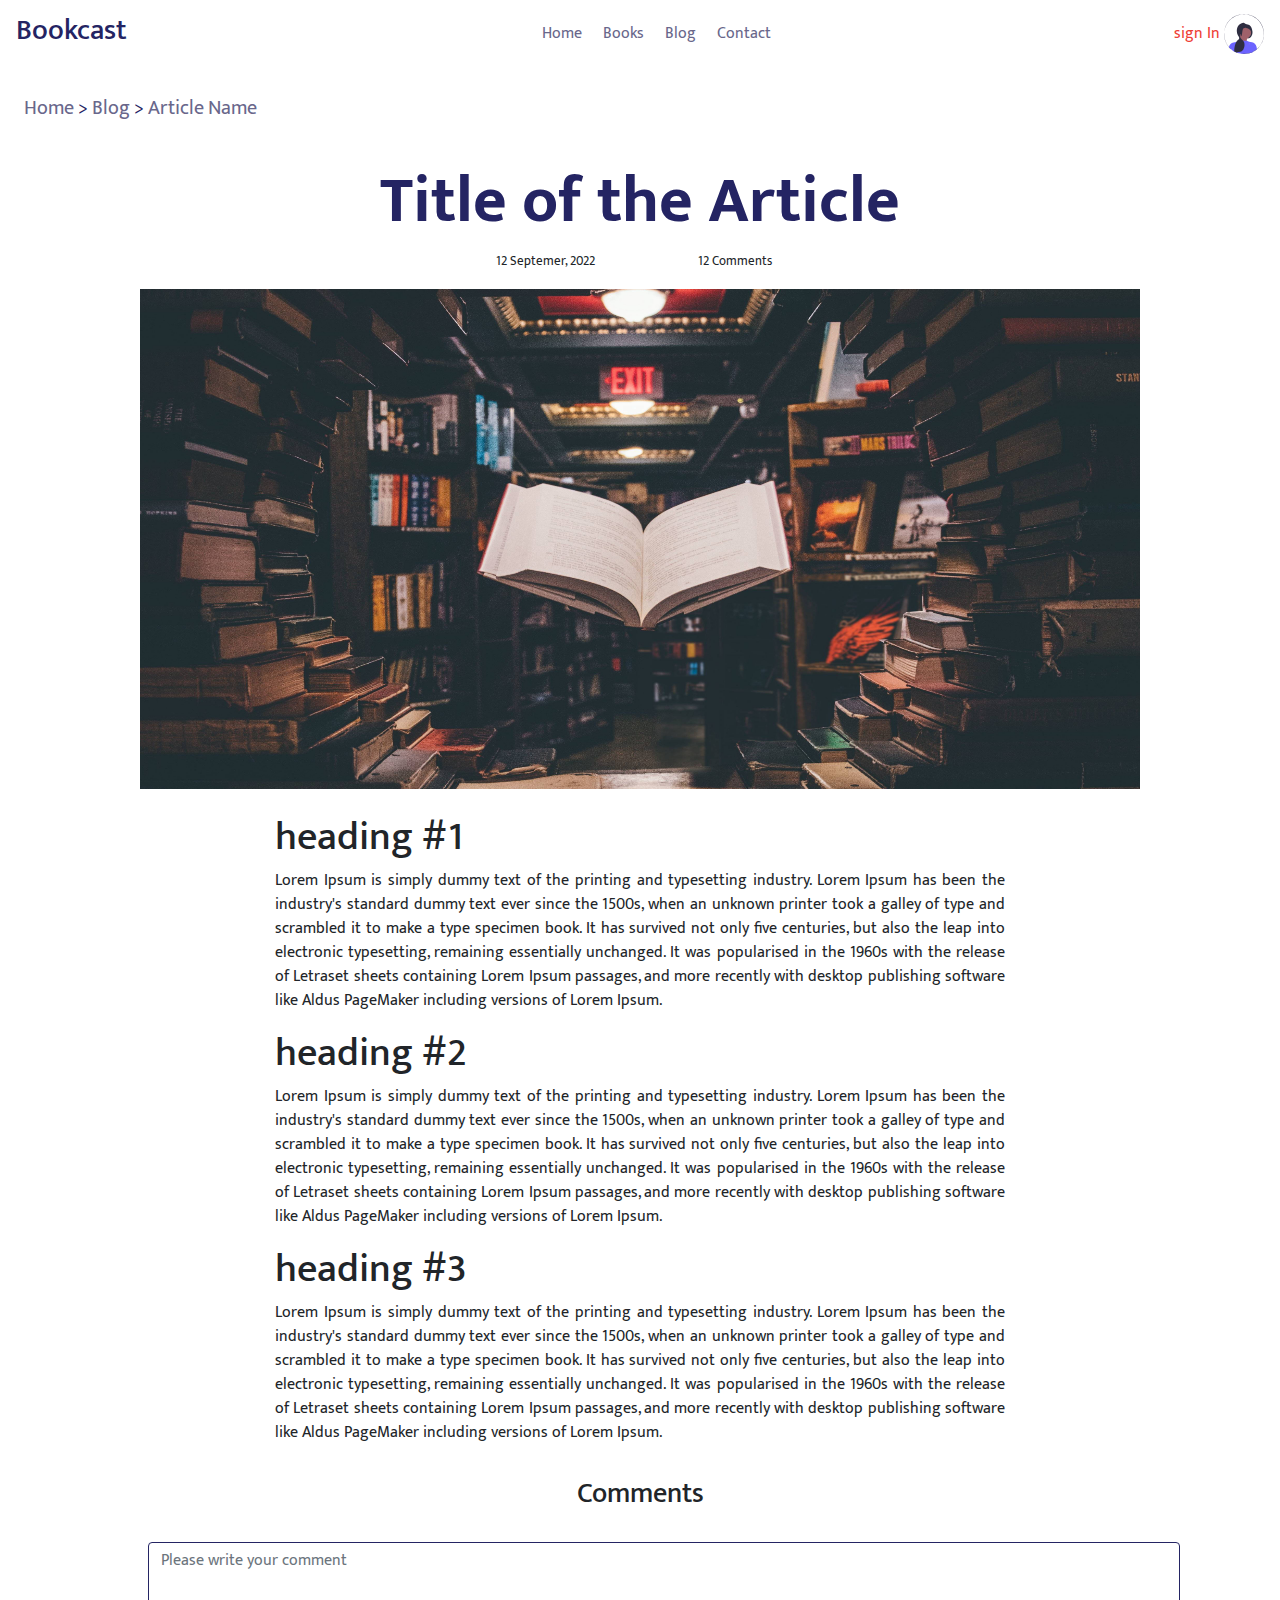
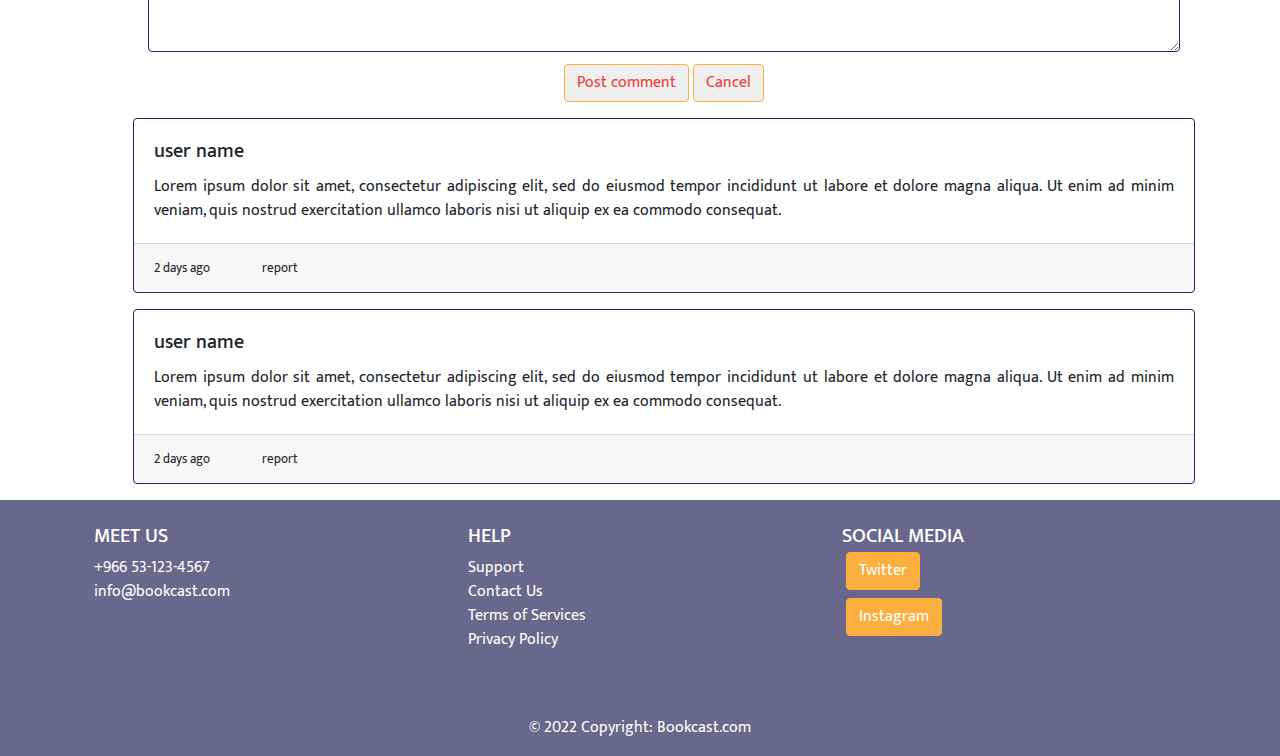
<file: article.html>
<!DOCTYPE html>
<html lang="en">
<head>
    <title>article  Name</title>
    <link rel="stylesheet" href="css/header.css">
    <link rel="stylesheet" href="css/article.css">
    <!--Google Font CDN-->
    <link rel="preconnect" href="https://fonts.googleapis.com">
    <link rel="preconnect" href="https://fonts.gstatic.com" crossorigin>
    <link href="https://fonts.googleapis.com/css2?family=Hanken+Grotesk:wght@400;700&family=Mukta:wght@400;700&display=swap" rel="stylesheet">
    <!--Bootstap and Fontawesome CDN -->
    <link rel="stylesheet" href="https://cdn.jsdelivr.net/npm/bootstrap@4.0.0/dist/css/bootstrap.min.css" integrity="sha384-Gn5384xqQ1aoWXA+058RXPxPg6fy4IWvTNh0E263XmFcJlSAwiGgFAW/dAiS6JXm" crossorigin="anonymous">
    <script src="https://code.jquery.com/jquery-3.2.1.slim.min.js" integrity="sha384-KJ3o2DKtIkvYIK3UENzmM7KCkRr/rE9/Qpg6aAZGJwFDMVNA/GpGFF93hXpG5KkN" crossorigin="anonymous"></script>
    <script src="https://cdn.jsdelivr.net/npm/popper.js@1.12.9/dist/umd/popper.min.js" integrity="sha384-ApNbgh9B+Y1QKtv3Rn7W3mgPxhU9K/ScQsAP7hUibX39j7fakFPskvXusvfa0b4Q" crossorigin="anonymous"></script>
    <script src="https://cdn.jsdelivr.net/npm/bootstrap@4.0.0/dist/js/bootstrap.min.js" integrity="sha384-JZR6Spejh4U02d8jOt6vLEHfe/JQGiRRSQQxSfFWpi1MquVdAyjUar5+76PVCmYl" crossorigin="anonymous"></script>
    <link rel="stylesheet" href="https://cdnjs.cloudflare.com/ajax/libs/font-awesome/6.2.1/css/all.min.css" integrity="sha512-MV7K8+y+gLIBoVD59lQIYicR65iaqukzvf/nwasF0nqhPay5w/9lJmVM2hMDcnK1OnMGCdVK+iQrJ7lzPJQd1w==" crossorigin="anonymous" referrerpolicy="no-referrer" />
</head>
<body>
      <!-- Navbar -->
      <nav class="navbar navbar-expand-lg navbar-light">
        <a class="navbar-brand" href="index.html">
          <h1>Bookcast</h1>
        </a>
        <button class="navbar-toggler" type="button" data-toggle="collapse" data-target="#navbarSupportedContent" aria-controls="navbarSupportedContent" aria-expanded="false" aria-label="Toggle navigation">
          <i class="fa fa-bars-staggered"></i>
        </button>
      
        <div class="collapse navbar-collapse" id="navbarSupportedContent">
          <ul class="navbar-nav mx-auto">
            <li class="nav-item">
              <a class="nav-link" href="index.html">Home</a>
            </li>
            <li class="nav-item">
              <a class="nav-link" href="main.html">Books</a>
            </li>
            <li class="nav-item">
              <a class="nav-link" href="Blog.html">Blog</a>
            </li>
            <li class="nav-item">
              <a class="nav-link" href="contact-us.html">Contact</a>
            </li>
          </ul>
          <div class="user">
            <a href="SignIn.html">
              sign In
              <img src="imgs/icon.svg" alt="user" class="img-rounded" width="40" height="40">
            </a>
          </div>
        </div>
      </nav>
    <div class="content-direction m-4">
        <div class="row">
            <div class="col-12">
                <p><a href="index.html">Home</a> <span> > </span> <a href="Blog.html">Blog</a> <span> > </span> <a href="article.html">Article Name</a></p>
            </div>
        </div>
    </div>
      <div class="container article-content">
        <div class="row justify-content-center">
            <div class="col-12">
                <h1 class="title">Title of the Article</h1>
            </div>
            <div class="col-lg-2 col-md-4 col-sm-6">
                <small>12 Septemer, 2022</small>
            </div>
            <div class="col-lg-2 col-md-4 col-sm-6">
                <small>12 Comments</small>
            </div>
        </div>
        <div class="row">
            
        </div>
        <div class="row mt-3">
            <div class="col-12">
                <!--SET THE WIDTH AND HEIGH FOR THE IMAGE IN HTML FILE FOR NOW, THEN SET THEM IN CSS FILE -->
                <img src="imgs/background.jpg" alt="article-image" width="1000px" height="500px">
            </div>
        </div>
        <div class="row justify-content-center my-3">
            <div class="col-lg-8 col-md-12">
                <article class="contnet" align="justify">
                    <h1 class="my-2">heading #1</h1>
                    <p class="justify-content-between">Lorem Ipsum is simply dummy text of the printing and typesetting industry. Lorem Ipsum has been the industry's standard dummy text ever since the 1500s, when an unknown printer took a galley of type and scrambled it to make a type specimen book. It has survived not only five centuries, but also the leap into electronic typesetting, remaining essentially unchanged. It was popularised in the 1960s with the release of Letraset sheets containing Lorem Ipsum passages, and more recently with desktop publishing software like Aldus PageMaker including versions of Lorem Ipsum.</p>
                    <h1 class="my-2">heading #2</h1>
                    <p>Lorem Ipsum is simply dummy text of the printing and typesetting industry. Lorem Ipsum has been the industry's standard dummy text ever since the 1500s, when an unknown printer took a galley of type and scrambled it to make a type specimen book. It has survived not only five centuries, but also the leap into electronic typesetting, remaining essentially unchanged. It was popularised in the 1960s with the release of Letraset sheets containing Lorem Ipsum passages, and more recently with desktop publishing software like Aldus PageMaker including versions of Lorem Ipsum.</p>
                    <h1 class="my-2">heading #3</h1>
                    <p>Lorem Ipsum is simply dummy text of the printing and typesetting industry. Lorem Ipsum has been the industry's standard dummy text ever since the 1500s, when an unknown printer took a galley of type and scrambled it to make a type specimen book. It has survived not only five centuries, but also the leap into electronic typesetting, remaining essentially unchanged. It was popularised in the 1960s with the release of Letraset sheets containing Lorem Ipsum passages, and more recently with desktop publishing software like Aldus PageMaker including versions of Lorem Ipsum.</p>
                </article>
            </div>
        </div>


        
      <section>
        <div class="container">
          <div class="row">
            <div class="col-lg-12">
              <h3 class="mb-3">Comments</h3>
            </div>
          </div>

          <div class="card ml-5 py-3 border-0">
            <div class="d-flex flex-start w-100">
              <div class="form-outline w-100">
                <textarea class="form-control" id="textAreaExample" rows="4" placeholder="Please write your comment"></textarea>
              </div>
            </div>
            <div class="float-end mt-2 pt-1">
              <button type="button" class="btn">Post comment</button>
              <button type="button" class="btn ">Cancel</button>
            </div>
          </div>


          <div class="row" align="justify">
            <div class="card ml-5 mb-3 card-comment">
              <div class="row no-gutters">
                  <div class="col-lg-12">
                    <div class="card-body">
                      <h5 class="card-title">user name</h5>
                      <p class="card-text">Lorem ipsum dolor sit amet, consectetur adipiscing elit, sed do eiusmod tempor incididunt ut labore et dolore magna aliqua. Ut enim ad minim veniam, quis nostrud exercitation ullamco laboris nisi ut aliquip ex ea commodo consequat.</p>
                  </div>
                  <div class="card-footer">
                    <small>2 days ago</small> 
                    <!--MAKE a LINK HERE TO REPORT PLEASE... -->
                    <small class="ml-5"> <i class="fa-solid fa-flag"></i> report</small>
                  </div>
                  </div>
              </div>
            </div>
          </div>

          <div class="row" align="justify">
            <div class="card ml-5 mb-3 card-comment">
              <div class="row no-gutters">
                  <div class="col-lg-12">
                    <div class="card-body">
                      <h5 class="card-title">user name</h5>
                      <p class="card-text">Lorem ipsum dolor sit amet, consectetur adipiscing elit, sed do eiusmod tempor incididunt ut labore et dolore magna aliqua. Ut enim ad minim veniam, quis nostrud exercitation ullamco laboris nisi ut aliquip ex ea commodo consequat.</p>
                  </div>
                  <div class="card-footer">
                    <small>2 days ago</small>
                    <small class="ml-5"> <i class="fa-solid fa-flag"></i> report</small>
                  </div>
                  </div>
              </div>
            </div>
          </div>
        </div>
      </section>


      </div>

      







      <section class="">
        <!-- Footer -->
        <footer class="text-white">
          <!-- Grid container -->
          <div class="container p-lg-4">
            <!--Grid row-->
            <div class="row">
              <!--Grid column-->
              <div class="col-lg-4 col-md-4 col-sm-3 mb-4">
                <h5 class="text-uppercase">Meet Us</h5>
                <ul class="list-unstyled mb-0" >
                  <li>
                    <!--DO A TEST FROM AN ACTUAL PHONE TO SEE IF IT WORK OR SHOULD I TYPE DASHED BETWEEN NUMBERS-->
                    <a href="tel:+966531234567" class="text-white">+966 53-123-4567</a>
                  </li>
                  <li>
                    <a href="mailto:info@bookcast.com" class="text-white">info@bookcast.com</a>
                  </li>
                </ul>
              </div>
              <!--Grid column-->
      
              <!--Grid column-->
              <div class="col-lg-4 col-md-4 col-sm-3 mb-4" id="links">
                <h5 class="text-uppercase">Help</h5>
                <ul class="list-unstyled mb-0" >
                  <li>
                    <a href="#!" class="text-white">Support</a>
                  </li>
                  <li>
                    <a href="#!" class="text-white">Contact Us</a>
                  </li>
                  <li>
                    <a href="#!" class="text-white">Terms of Services</a>
                  </li>
                  <li>
                    <a href="#!" class="text-white">Privacy Policy</a>
                  </li>
                </ul>
              </div>
              <!--Grid column-->
              
                <!--Grid column-->
                <div class="col-lg-4 col-md-4 col-sm-3 mb-4 ">
                  <h5 class="text-uppercase mb-0">Social Media</h5>
                  <a class="btn text-white btn-floating m-1 sty" style="background-color: #faaf40;" href="#!" role="button">
                    Twitter<i class="fa-brands fa-twitter"></i>
                  </a>
                  <br>
                  <!-- Instagram -->
                  <a class="btn text-white btn-floating m-1" style="background-color: #faaf40;" href="#!" role="button">
                    Instagram <i class="fa-brands fa-instagram"></i>
                  </a>
                </div>
                <!--Grid column-->
              </div>
            <!--Grid row-->
          </div>
          <!-- Grid container -->
      
          <div class="text-center p-3" id="copyright">
            © 2022 Copyright:
            <a class="text-white" href="index.html">Bookcast.com</a>
          </div>
        </footer>
      </section>

    
</body>
</html>
</file>
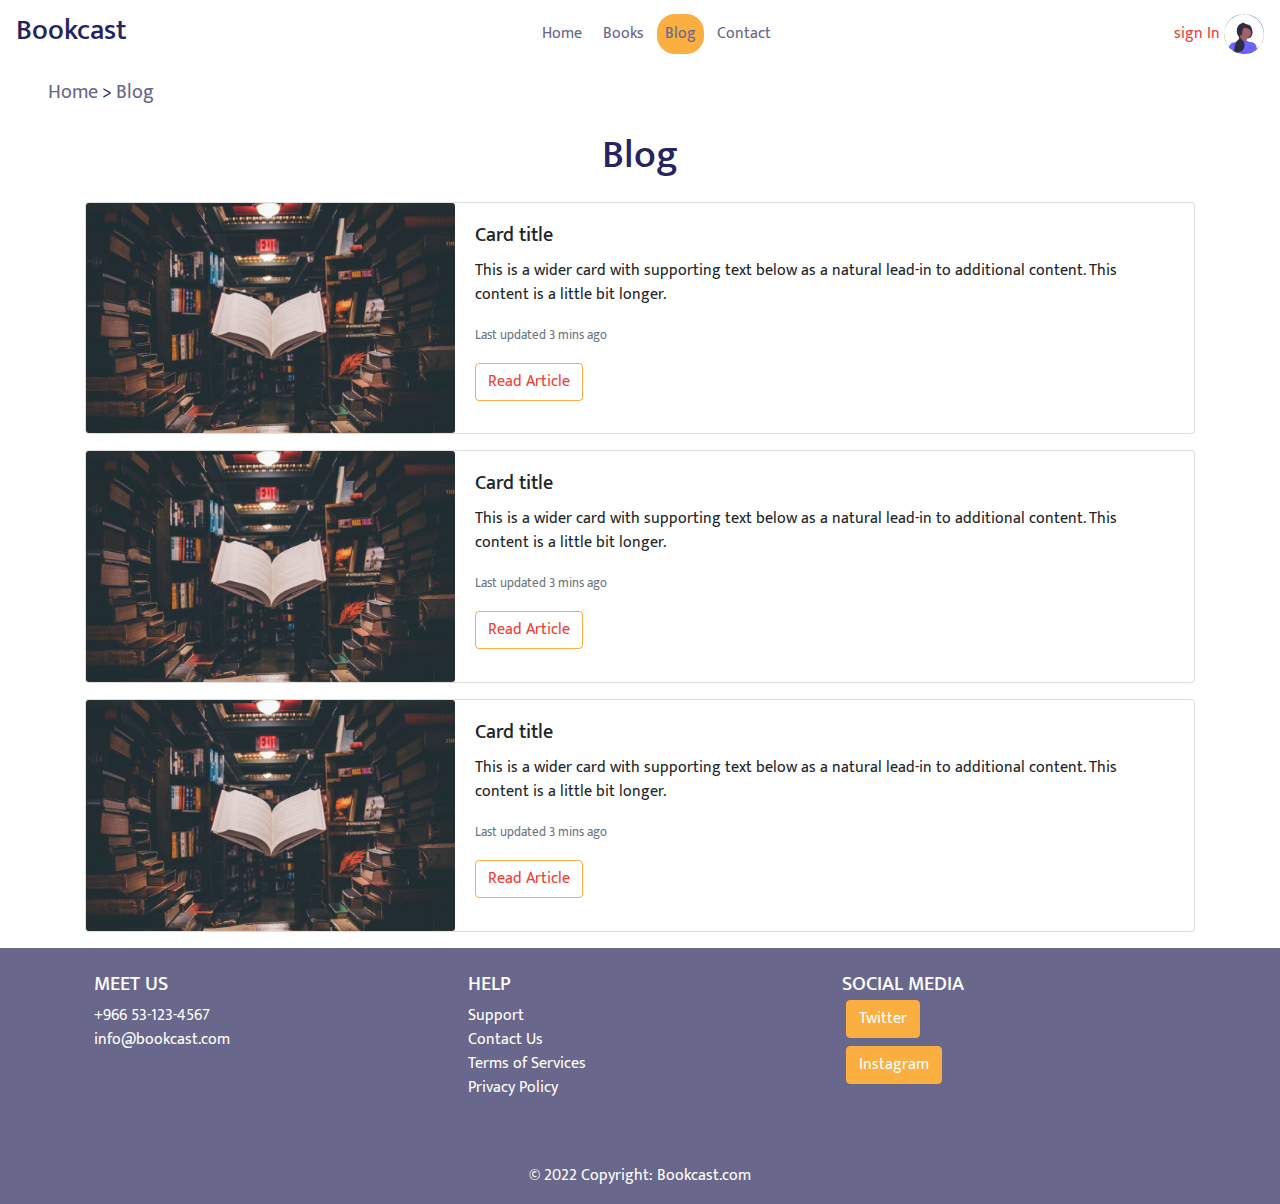
<file: Blog.html>
<!DOCTYPE html>
<html lang="en" dir="ltr">
  <head>
     <meta charset="utf-8">
    <title>Blog</title>
    <link rel="stylesheet" href="css/header.css">
    <link rel="stylesheet" href="css/blog.css">
    <!--Google Font CDN-->
    <link rel="preconnect" href="https://fonts.googleapis.com">
    <link rel="preconnect" href="https://fonts.gstatic.com" crossorigin>
    <link href="https://fonts.googleapis.com/css2?family=Hanken+Grotesk:wght@400;700&family=Mukta:wght@400;700&display=swap" rel="stylesheet">
    <!--Bootstap and Fontawesome CDN -->
    <link rel="stylesheet" href="https://cdn.jsdelivr.net/npm/bootstrap@4.0.0/dist/css/bootstrap.min.css" integrity="sha384-Gn5384xqQ1aoWXA+058RXPxPg6fy4IWvTNh0E263XmFcJlSAwiGgFAW/dAiS6JXm" crossorigin="anonymous">
    <script src="https://code.jquery.com/jquery-3.2.1.slim.min.js" integrity="sha384-KJ3o2DKtIkvYIK3UENzmM7KCkRr/rE9/Qpg6aAZGJwFDMVNA/GpGFF93hXpG5KkN" crossorigin="anonymous"></script>
    <script src="https://cdn.jsdelivr.net/npm/popper.js@1.12.9/dist/umd/popper.min.js" integrity="sha384-ApNbgh9B+Y1QKtv3Rn7W3mgPxhU9K/ScQsAP7hUibX39j7fakFPskvXusvfa0b4Q" crossorigin="anonymous"></script>
    <script src="https://cdn.jsdelivr.net/npm/bootstrap@4.0.0/dist/js/bootstrap.min.js" integrity="sha384-JZR6Spejh4U02d8jOt6vLEHfe/JQGiRRSQQxSfFWpi1MquVdAyjUar5+76PVCmYl" crossorigin="anonymous"></script>
    <link rel="stylesheet" href="https://cdnjs.cloudflare.com/ajax/libs/font-awesome/6.2.1/css/all.min.css" integrity="sha512-MV7K8+y+gLIBoVD59lQIYicR65iaqukzvf/nwasF0nqhPay5w/9lJmVM2hMDcnK1OnMGCdVK+iQrJ7lzPJQd1w==" crossorigin="anonymous" referrerpolicy="no-referrer" />
  
  </head>
  <body>
      <!-- Navbar -->
      <nav class="navbar navbar-expand-lg navbar-light">
        <a class="navbar-brand" href="index.html">
          <h1>Bookcast</h1>
        </a>
        <button class="navbar-toggler" type="button" data-toggle="collapse" data-target="#navbarSupportedContent" aria-controls="navbarSupportedContent" aria-expanded="false" aria-label="Toggle navigation">
          <i class="fa fa-bars-staggered"></i>
        </button>
      
        <div class="collapse navbar-collapse" id="navbarSupportedContent">
          <ul class="navbar-nav mx-auto">
            <li class="nav-item">
              <a class="nav-link" href="index.html">Home</a>
            </li>
            <li class="nav-item">
              <a class="nav-link" href="main.html">Books</a>
            </li>
            <li class="nav-item active">
              <a class="nav-link" href="Blog.html">Blog</a>
            </li>
            <li class="nav-item">
              <a class="nav-link" href="contact-us.html">Contact</a>
            </li>
          </ul>
          <div class="user">
            <a href="SignIn.html">
              sign In
              <img src="imgs/icon.svg" alt="user" class="img-rounded" width="40" height="40">
            </a>
          </div>
        </div>
      </nav>

      <div class="content-direction mx-5 my-2">
        <div class="row">
          <div class="col-lg-12">
            <p><a href="index.html">Home</a> <span> > </span> <a href="Blog.html">Blog</a> </p>
          </div>
        </div>
    </div>


      <!--ARTICLES SIDEBAR..-->

      <div class="container">
        <div class="row" id="header">
            <div class="col-lg-12">
                <h1>Blog</h1>
            </div>
        </div>
        <div class="row">
            <div class="col-lg-12">
                <div class="card mb-3" style="max-width:100%;">
                    <div class="row no-gutters">
                    <div class="col-md-4">
                        <img src="imgs/background.jpg" class="card-img" alt="...">
                    </div>
                    <div class="col-md-8">
                        <div class="card-body">
                            <h5 class="card-title">Card title</h5>
                            <p class="card-text">This is a wider card with supporting text below as a natural lead-in to additional content. This content is a little bit longer.</p>
                            <p class="card-text"><small class="text-muted">Last updated 3 mins ago</small></p>
                            <a href="article.html" class="btn"> Read Article </a>
                        </div>
                    </div>
                    </div>
                </div>
            </div>
            <div class="col-lg-12">
                <div class="card mb-3" style="max-width:100%;">
                    <div class="row no-gutters">
                    <div class="col-md-4">
                        <img src="imgs/background.jpg" class="card-img" alt="...">
                    </div>
                    <div class="col-md-8">
                        <div class="card-body">
                            <h5 class="card-title">Card title</h5>
                            <p class="card-text">This is a wider card with supporting text below as a natural lead-in to additional content. This content is a little bit longer.</p>
                            <p class="card-text"><small class="text-muted">Last updated 3 mins ago</small></p>
                            <a href="article.html" class="btn"> Read Article </a>
                        </div>
                    </div>
                    </div>
                </div>
            </div>
            <div class="col-lg-12">
                <div class="card mb-3" style="max-width:100%;">
                    <div class="row no-gutters">
                    <div class="col-md-4">
                        <img src="imgs/background.jpg" class="card-img" alt="...">
                    </div>
                    <div class="col-md-8">
                        <div class="card-body">
                            <h5 class="card-title">Card title</h5>
                            <p class="card-text">This is a wider card with supporting text below as a natural lead-in to additional content. This content is a little bit longer.</p>
                            <p class="card-text"><small class="text-muted">Last updated 3 mins ago</small></p>
                            <a href="article.html" class="btn"> Read Article </a>
                        </div>
                    </div>
                    </div>
                </div>
            </div>
        </div>
    </div>


    <section class="">
      <!-- Footer -->
      <footer class="text-white">
        <!-- Grid container -->
        <div class="container p-lg-4">
          <!--Grid row-->
          <div class="row">
            <!--Grid column-->
            <div class="col-lg-4 col-md-4 col-sm-3 mb-4">
              <h5 class="text-uppercase">Meet Us</h5>
              <ul class="list-unstyled mb-0" >
                <li>
                  <!--DO A TEST FROM AN ACTUAL PHONE TO SEE IF IT WORK OR SHOULD I TYPE DASHED BETWEEN NUMBERS-->
                  <a href="tel:+966531234567" class="text-white">+966 53-123-4567</a>
                </li>
                <li>
                  <a href="mailto:info@bookcast.com" class="text-white">info@bookcast.com</a>
                </li>
              </ul>
            </div>
            <!--Grid column-->
    
            <!--Grid column-->
            <div class="col-lg-4 col-md-4 col-sm-3 mb-4" id="links">
              <h5 class="text-uppercase">Help</h5>
              <ul class="list-unstyled mb-0" >
                <li>
                  <a href="#!" class="text-white">Support</a>
                </li>
                <li>
                  <a href="#!" class="text-white">Contact Us</a>
                </li>
                <li>
                  <a href="#!" class="text-white">Terms of Services</a>
                </li>
                <li>
                  <a href="#!" class="text-white">Privacy Policy</a>
                </li>
              </ul>
            </div>
            <!--Grid column-->
            
              <!--Grid column-->
              <div class="col-lg-4 col-md-4 col-sm-3 mb-4 ">
                <h5 class="text-uppercase mb-0">Social Media</h5>
                <a class="btn text-white btn-floating m-1 sty" style="background-color: #faaf40;" href="#!" role="button">
                  Twitter<i class="fa-brands fa-twitter"></i>
                </a>
                <br>
                <!-- Instagram -->
                <a class="btn text-white btn-floating m-1" style="background-color: #faaf40;" href="#!" role="button">
                  Instagram <i class="fa-brands fa-instagram"></i>
                </a>
              </div>
              <!--Grid column-->
            </div>
          <!--Grid row-->
        </div>
        <!-- Grid container -->
    
        <div class="text-center p-3" id="copyright">
          © 2022 Copyright:
          <a class="text-white" href="index.html">Bookcast.com</a>
        </div>
      </footer>
    </section>

  </body>
</html>
</file>
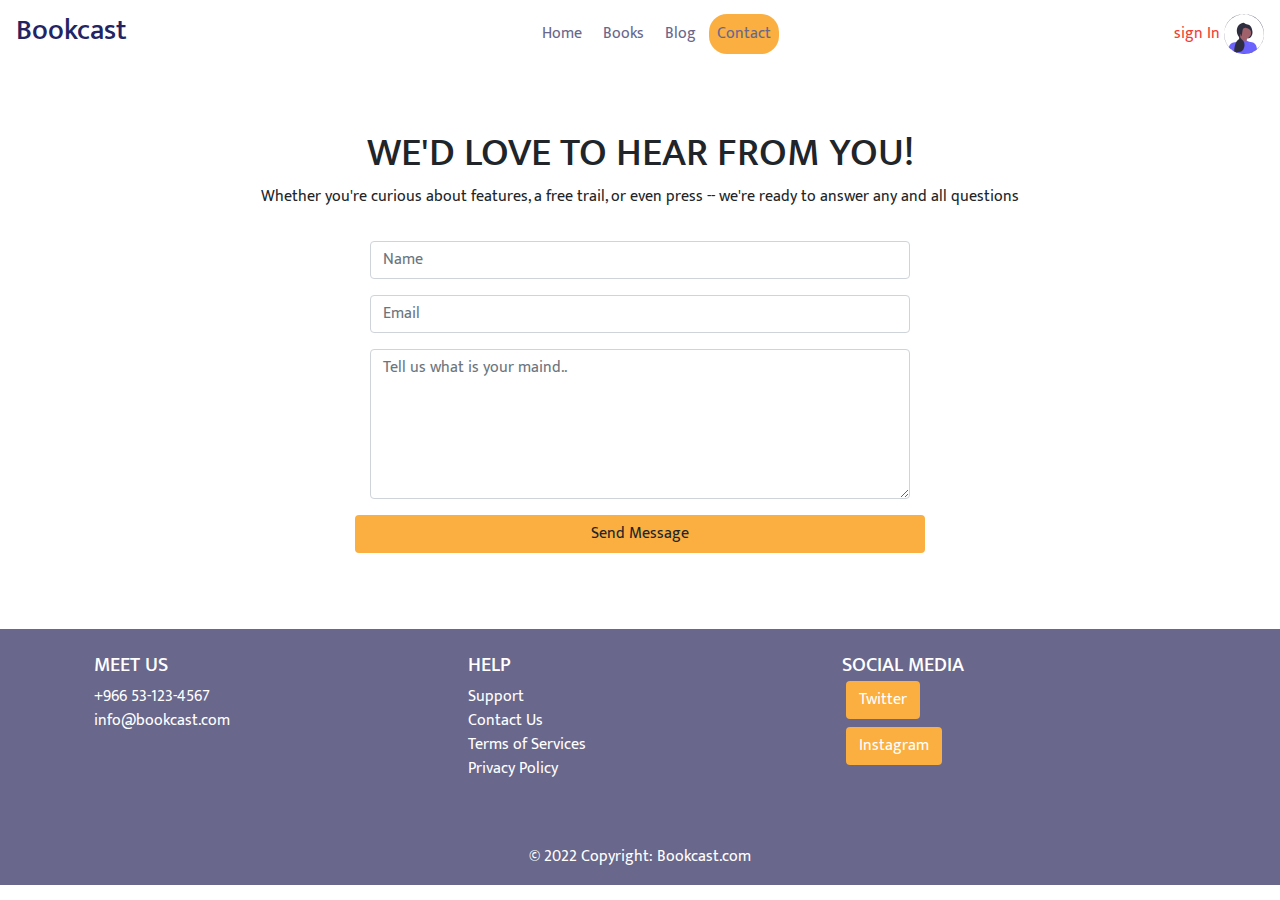
<file: contact-us.html>
<!DOCTYPE html>
<html lang="en" dir="ltr">
  <head>
     <meta charset="utf-8">
    <title>Contact Us</title>
    <link rel="stylesheet" href="css/header.css">
    <link rel="stylesheet" href="css/contact.css">
    <!--Google Font CDN-->
    <link rel="preconnect" href="https://fonts.googleapis.com">
    <link rel="preconnect" href="https://fonts.gstatic.com" crossorigin>
    <link href="https://fonts.googleapis.com/css2?family=Hanken+Grotesk:wght@400;700&family=Mukta:wght@400;700&display=swap" rel="stylesheet">
    <!--Bootstap and Fontawesome CDN -->
    <link rel="stylesheet" href="https://cdn.jsdelivr.net/npm/bootstrap@4.0.0/dist/css/bootstrap.min.css" integrity="sha384-Gn5384xqQ1aoWXA+058RXPxPg6fy4IWvTNh0E263XmFcJlSAwiGgFAW/dAiS6JXm" crossorigin="anonymous">
    <script src="https://code.jquery.com/jquery-3.2.1.slim.min.js" integrity="sha384-KJ3o2DKtIkvYIK3UENzmM7KCkRr/rE9/Qpg6aAZGJwFDMVNA/GpGFF93hXpG5KkN" crossorigin="anonymous"></script>
    <script src="https://cdn.jsdelivr.net/npm/popper.js@1.12.9/dist/umd/popper.min.js" integrity="sha384-ApNbgh9B+Y1QKtv3Rn7W3mgPxhU9K/ScQsAP7hUibX39j7fakFPskvXusvfa0b4Q" crossorigin="anonymous"></script>
    <script src="https://cdn.jsdelivr.net/npm/bootstrap@4.0.0/dist/js/bootstrap.min.js" integrity="sha384-JZR6Spejh4U02d8jOt6vLEHfe/JQGiRRSQQxSfFWpi1MquVdAyjUar5+76PVCmYl" crossorigin="anonymous"></script>
    <link rel="stylesheet" href="https://cdnjs.cloudflare.com/ajax/libs/font-awesome/6.2.1/css/all.min.css" integrity="sha512-MV7K8+y+gLIBoVD59lQIYicR65iaqukzvf/nwasF0nqhPay5w/9lJmVM2hMDcnK1OnMGCdVK+iQrJ7lzPJQd1w==" crossorigin="anonymous" referrerpolicy="no-referrer" />
  
  </head>
  <body>
      <!-- Navbar -->
      <nav class="navbar navbar-expand-lg navbar-light">
        <a class="navbar-brand" href="index.html">
          <h1>Bookcast</h1>
        </a>
        <button class="navbar-toggler" type="button" data-toggle="collapse" data-target="#navbarSupportedContent" aria-controls="navbarSupportedContent" aria-expanded="false" aria-label="Toggle navigation">
          <i class="fa fa-bars-staggered"></i>
        </button>
      
        <div class="collapse navbar-collapse" id="navbarSupportedContent">
          <ul class="navbar-nav mx-auto">
            <li class="nav-item">
              <a class="nav-link" href="index.html">Home</a>
            </li>
            <li class="nav-item">
              <a class="nav-link" href="main.html">Books</a>
            </li>
            <li class="nav-item">
              <a class="nav-link" href="Blog.html">Blog</a>
            </li>
            <li class="nav-item active">
              <a class="nav-link" href="contact-us.html">Contact</a>
            </li>
          </ul>
          <div class="user">
            <a href="SignIn.html">
              sign In
              <img src="imgs/icon.svg" alt="user" class="img-rounded" width="40" height="40">
            </a>
          </div>
        </div>
      </nav>

      <div class="container contact">
        <div class="row justify-content-center">
                <h1 class="text-uppercase">We'd love to hear from you!</h1>
        </div>
        <div class="row justify-content-center">
                <p style="text-align:center">Whether you're curious about features, a free trail, or even press -- we're ready to answer any and all questions</p>
        </div>
        <div class="row justify-content-center" >
            <form action="" id="form-row">
                <div class="form-group">
                    <div class="col-lg-12">
                      <div class="input-group my-3">
                            <input type="text" class="form-control input-lg" placeholder="Name" required />
                      </div>
                    </div>
                    <div class="col-lg-12">
                      <div class="input-group my-3">
                            <input type="email" class="form-control input-lg" placeholder="Email" required />
                      </div>
                    </div>
                    <div class="col-lg-12">
                      <div class="input-group my-3">
                        <textarea placeholder="Tell us what is your maind.. "  class="form-control" required></textarea>
                      </div>
                    </div>
                       
                </div>
                <div class="btn btn-block submit-btn my-3">Send Message</div>
            </div>
            </form>
        </div>
    </div>
    




    </div>
    <!--END of the containter Section. -->



    <section class="">
      <!-- Footer -->
      <footer class="text-white">
        <!-- Grid container -->
        <div class="container p-lg-4">
          <!--Grid row-->
          <div class="row">
            <!--Grid column-->
            <div class="col-lg-4 col-md-4 col-sm-3 mb-4">
              <h5 class="text-uppercase">Meet Us</h5>
              <ul class="list-unstyled mb-0" >
                <li>
                  <!--DO A TEST FROM AN ACTUAL PHONE TO SEE IF IT WORK OR SHOULD I TYPE DASHED BETWEEN NUMBERS-->
                  <a href="tel:+966531234567" class="text-white">+966 53-123-4567</a>
                </li>
                <li>
                  <a href="mailto:info@bookcast.com" class="text-white">info@bookcast.com</a>
                </li>
              </ul>
            </div>
            <!--Grid column-->
    
            <!--Grid column-->
            <div class="col-lg-4 col-md-4 col-sm-3 mb-4" id="links">
              <h5 class="text-uppercase">Help</h5>
              <ul class="list-unstyled mb-0" >
                <li>
                  <a href="#!" class="text-white">Support</a>
                </li>
                <li>
                  <a href="#!" class="text-white">Contact Us</a>
                </li>
                <li>
                  <a href="#!" class="text-white">Terms of Services</a>
                </li>
                <li>
                  <a href="#!" class="text-white">Privacy Policy</a>
                </li>
              </ul>
            </div>
            <!--Grid column-->
            
              <!--Grid column-->
              <div class="col-lg-4 col-md-4 col-sm-3 mb-4 ">
                <h5 class="text-uppercase mb-0">Social Media</h5>
                <a class="btn text-white btn-floating m-1 sty" style="background-color: #faaf40;" href="#!" role="button">
                  Twitter<i class="fa-brands fa-twitter"></i>
                </a>
                <br>
                <!-- Instagram -->
                <a class="btn text-white btn-floating m-1" style="background-color: #faaf40;" href="#!" role="button">
                  Instagram <i class="fa-brands fa-instagram"></i>
                </a>
              </div>
              <!--Grid column-->
            </div>
          <!--Grid row-->
        </div>
        <!-- Grid container -->
    
        <div class="text-center p-3" id="copyright">
          © 2022 Copyright:
          <a class="text-white" href="index.html">Bookcast.com</a>
        </div>
      </footer>
    </section>

  </body>
</html>
</file>
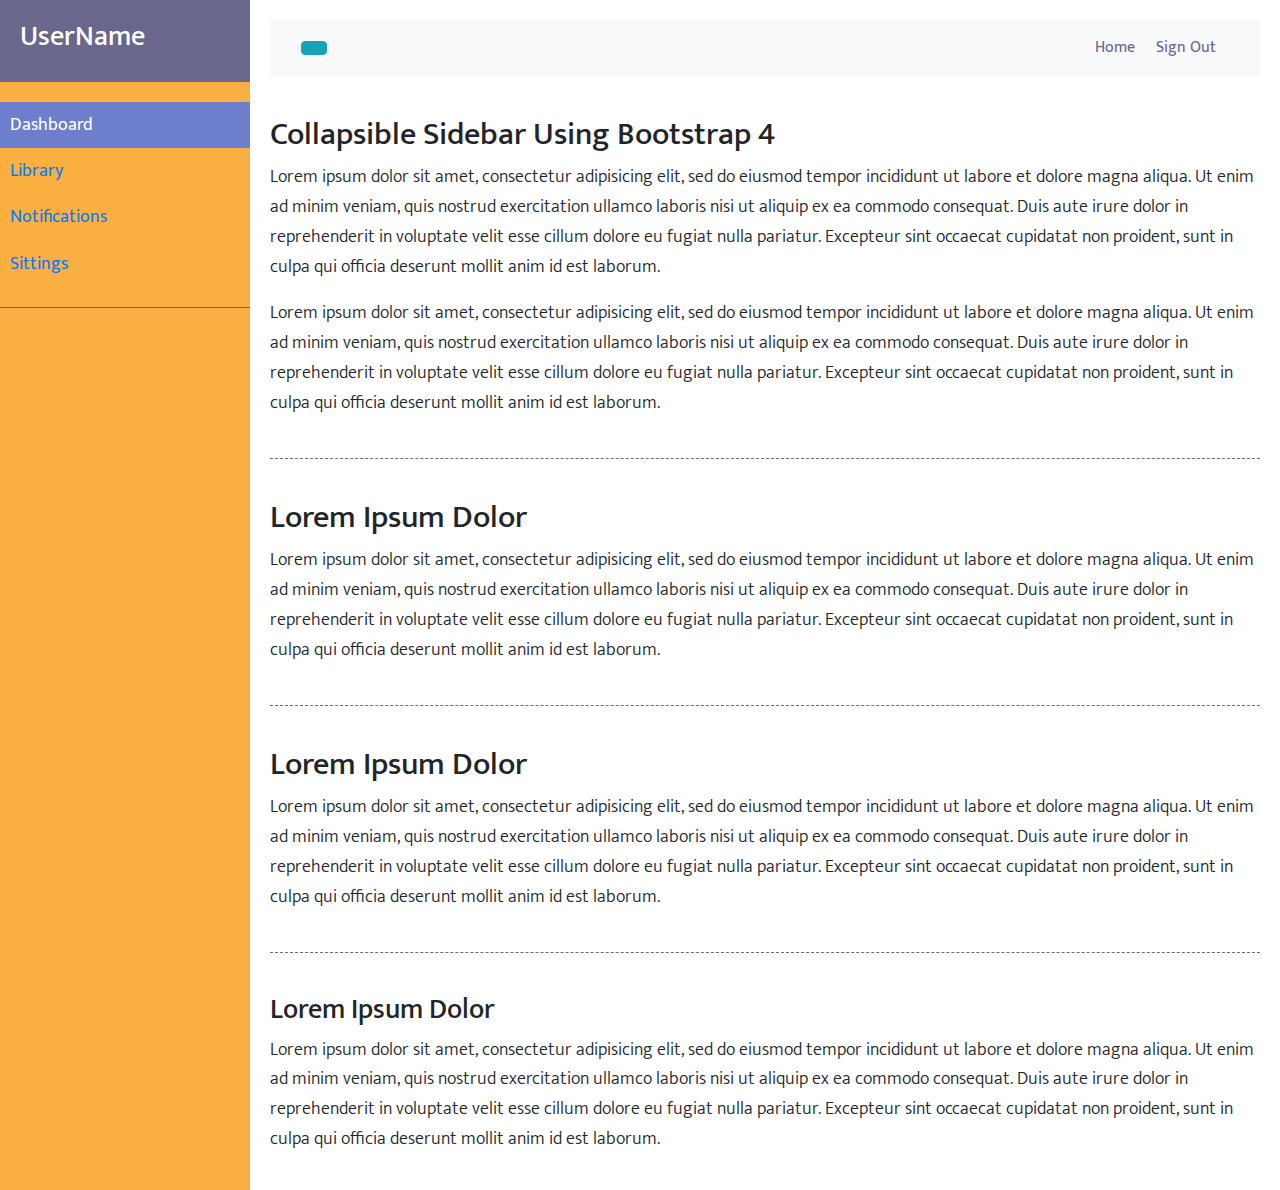
<file: dashboard.html>
<!DOCTYPE html>
<html lang="en" dir="ltr">
  <head>
    <meta name="viewport" content="width=device-width, initial-scale=1.0">
    <title>username</title>
    <link rel="stylesheet" href="css/header.css">
    <link rel="stylesheet" href="css/dashboard.css">
    <!--Google Font CDN-->
    <link rel="preconnect" href="https://fonts.googleapis.com">
    <link rel="preconnect" href="https://fonts.gstatic.com" crossorigin>
    <link href="https://fonts.googleapis.com/css2?family=Hanken+Grotesk:wght@400;700&family=Mukta:wght@400;700&display=swap" rel="stylesheet">
    <!--Bootstap and Fontawesome CDN -->
    <link rel="stylesheet" href="https://cdn.jsdelivr.net/npm/bootstrap@4.0.0/dist/css/bootstrap.min.css" integrity="sha384-Gn5384xqQ1aoWXA+058RXPxPg6fy4IWvTNh0E263XmFcJlSAwiGgFAW/dAiS6JXm" crossorigin="anonymous">
    <script src="https://code.jquery.com/jquery-3.2.1.slim.min.js" integrity="sha384-KJ3o2DKtIkvYIK3UENzmM7KCkRr/rE9/Qpg6aAZGJwFDMVNA/GpGFF93hXpG5KkN" crossorigin="anonymous"></script>
    <script src="https://code.jquery.com/jquery-3.6.3.slim.min.js" integrity="sha256-ZwqZIVdD3iXNyGHbSYdsmWP//UBokj2FHAxKuSBKDSo=" crossorigin="anonymous"></script>
    <script src="https://cdn.jsdelivr.net/npm/popper.js@1.12.9/dist/umd/popper.min.js" integrity="sha384-ApNbgh9B+Y1QKtv3Rn7W3mgPxhU9K/ScQsAP7hUibX39j7fakFPskvXusvfa0b4Q" crossorigin="anonymous"></script>
    <script src="https://cdn.jsdelivr.net/npm/bootstrap@4.0.0/dist/js/bootstrap.min.js" integrity="sha384-JZR6Spejh4U02d8jOt6vLEHfe/JQGiRRSQQxSfFWpi1MquVdAyjUar5+76PVCmYl" crossorigin="anonymous"></script>
    <link rel="stylesheet" href="https://cdnjs.cloudflare.com/ajax/libs/font-awesome/6.2.1/css/all.min.css" integrity="sha512-MV7K8+y+gLIBoVD59lQIYicR65iaqukzvf/nwasF0nqhPay5w/9lJmVM2hMDcnK1OnMGCdVK+iQrJ7lzPJQd1w==" crossorigin="anonymous" referrerpolicy="no-referrer" />
  </head>
  <body>
      <div class="wrapper">
        <!-- Sidebar  -->
        <nav id="sidebar">
            <div class="sidebar-header">
                <h3>UserName</h3>
            </div>

            <ul class="list-unstyled components">
                <li class="active">
                    <a href="">Dashboard</a>                  
                </li>
                <li>
                    <a href="#">Library</a>
                </li>
                <li>
                    <a href="">Notifications</a>
                </li>
                <li>
                    <a href="#">Sittings</a>
                </li>
            </ul>
        </nav>

        <!-- Page Content  -->
        <div id="content">

            <nav class="navbar navbar-expand-lg navbar-light bg-light">
                <div class="container-fluid">

                    <button type="button" id="sidebarCollapse" class="btn btn-info">
                        <i class="fas fa-align-left"></i>
                    </button>
                    <button class="btn btn-dark d-inline-block d-lg-none ml-auto" type="button" data-toggle="collapse" data-target="#navbarSupportedContent" aria-controls="navbarSupportedContent" aria-expanded="false" aria-label="Toggle navigation">
                        <i class="fas fa-align-justify"></i>
                    </button>

                    <div class="collapse navbar-collapse" id="navbarSupportedContent">
                        <ul class="nav navbar-nav ml-auto">
                            <li class="nav-item">
                                <a class="nav-link" href="index.html">Home</a>
                            </li>
                            <li class="nav-item">
                                <a class="nav-link" href="#">Sign Out</a>
                            </li>
                        </ul>
                    </div>
                </div>
            </nav>

            <h2>Collapsible Sidebar Using Bootstrap 4</h2>
            <p>Lorem ipsum dolor sit amet, consectetur adipisicing elit, sed do eiusmod tempor incididunt ut labore et dolore magna aliqua. Ut enim ad minim veniam, quis nostrud exercitation ullamco laboris nisi ut aliquip ex ea commodo consequat. Duis aute irure dolor in reprehenderit in voluptate velit esse cillum dolore eu fugiat nulla pariatur. Excepteur sint occaecat cupidatat non proident, sunt in culpa qui officia deserunt mollit anim id est laborum.</p>
            <p>Lorem ipsum dolor sit amet, consectetur adipisicing elit, sed do eiusmod tempor incididunt ut labore et dolore magna aliqua. Ut enim ad minim veniam, quis nostrud exercitation ullamco laboris nisi ut aliquip ex ea commodo consequat. Duis aute irure dolor in reprehenderit in voluptate velit esse cillum dolore eu fugiat nulla pariatur. Excepteur sint occaecat cupidatat non proident, sunt in culpa qui officia deserunt mollit anim id est laborum.</p>

            <div class="line"></div>

            <h2>Lorem Ipsum Dolor</h2>
            <p>Lorem ipsum dolor sit amet, consectetur adipisicing elit, sed do eiusmod tempor incididunt ut labore et dolore magna aliqua. Ut enim ad minim veniam, quis nostrud exercitation ullamco laboris nisi ut aliquip ex ea commodo consequat. Duis aute irure dolor in reprehenderit in voluptate velit esse cillum dolore eu fugiat nulla pariatur. Excepteur sint occaecat cupidatat non proident, sunt in culpa qui officia deserunt mollit anim id est laborum.</p>

            <div class="line"></div>

            <h2>Lorem Ipsum Dolor</h2>
            <p>Lorem ipsum dolor sit amet, consectetur adipisicing elit, sed do eiusmod tempor incididunt ut labore et dolore magna aliqua. Ut enim ad minim veniam, quis nostrud exercitation ullamco laboris nisi ut aliquip ex ea commodo consequat. Duis aute irure dolor in reprehenderit in voluptate velit esse cillum dolore eu fugiat nulla pariatur. Excepteur sint occaecat cupidatat non proident, sunt in culpa qui officia deserunt mollit anim id est laborum.</p>

            <div class="line"></div>

            <h3>Lorem Ipsum Dolor</h3>
            <p>Lorem ipsum dolor sit amet, consectetur adipisicing elit, sed do eiusmod tempor incididunt ut labore et dolore magna aliqua. Ut enim ad minim veniam, quis nostrud exercitation ullamco laboris nisi ut aliquip ex ea commodo consequat. Duis aute irure dolor in reprehenderit in voluptate velit esse cillum dolore eu fugiat nulla pariatur. Excepteur sint occaecat cupidatat non proident, sunt in culpa qui officia deserunt mollit anim id est laborum.</p>
        </div>
    </div>
    <script>
      $(document).ready(function () {
            $('#sidebarCollapse').on('click', function () {
                $('#sidebar').toggleClass('active');
            });
        });
    </script>
  </body>
</html>
</file>
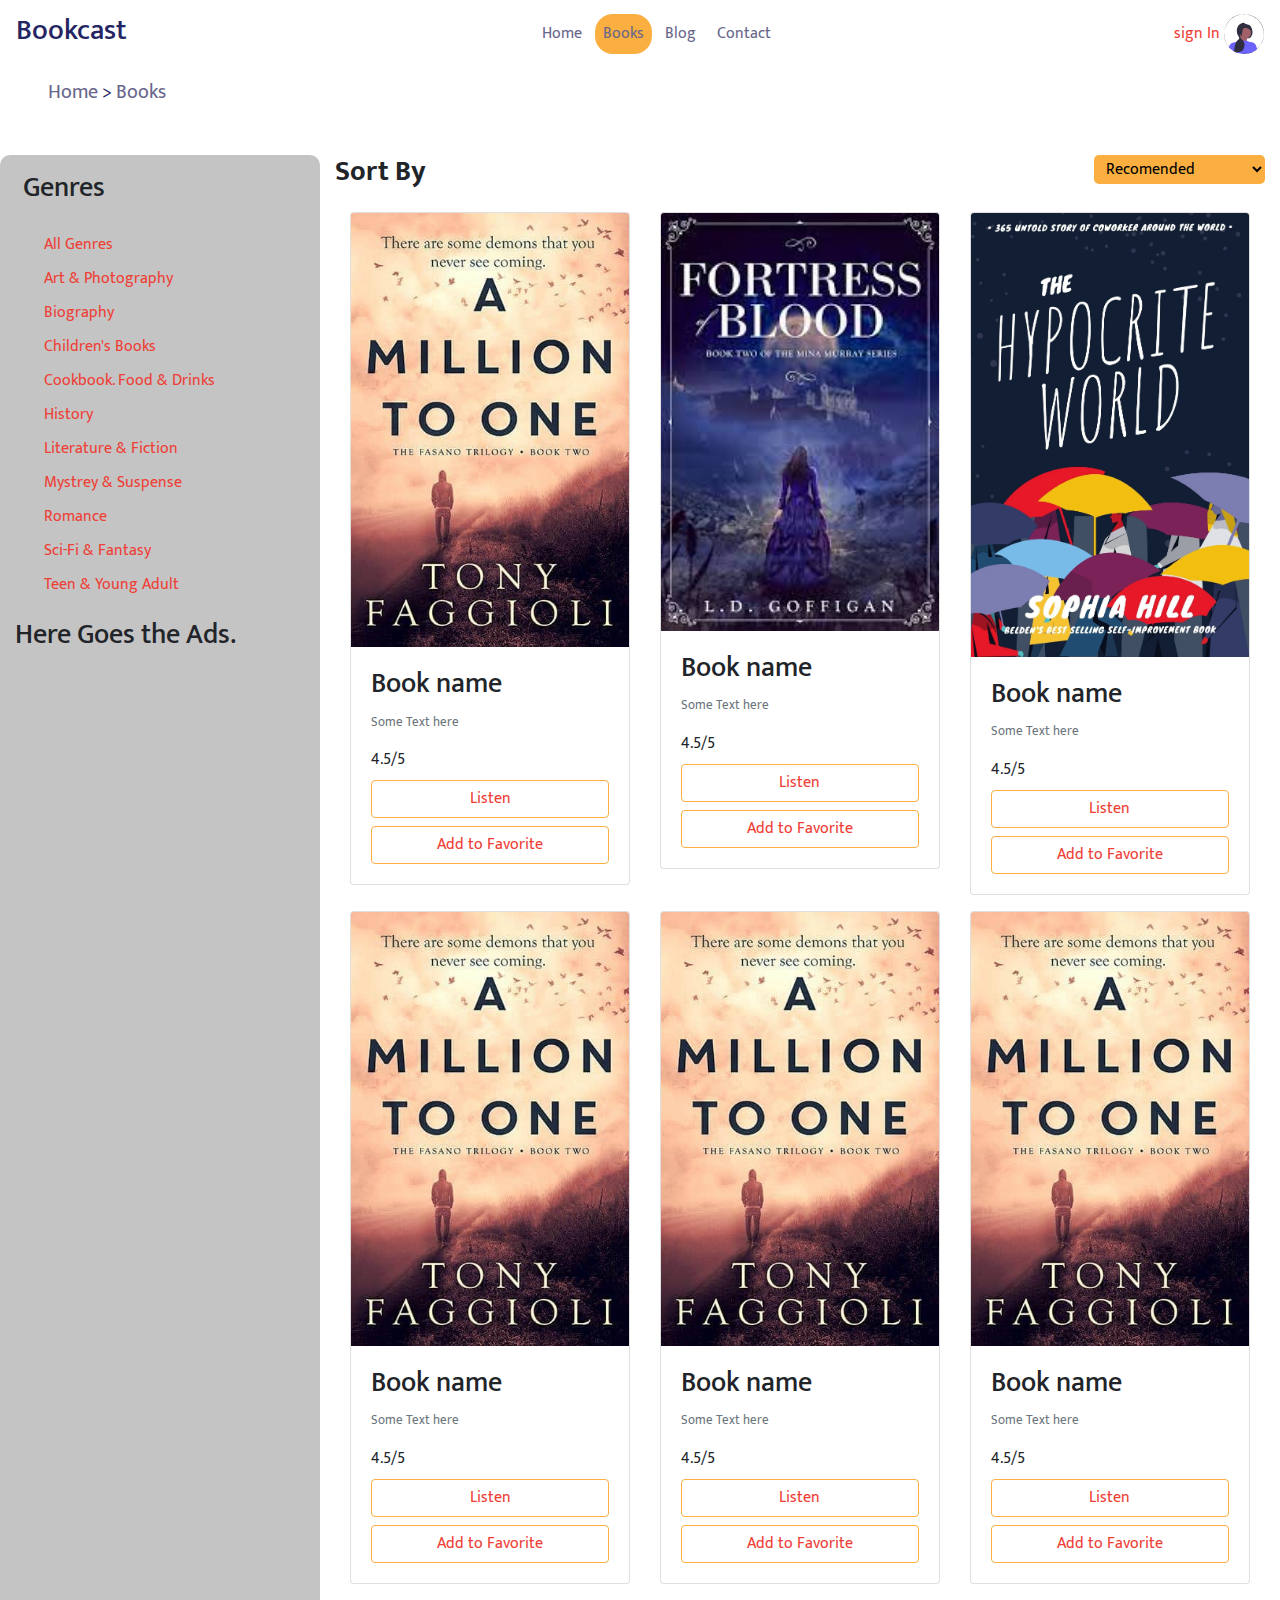
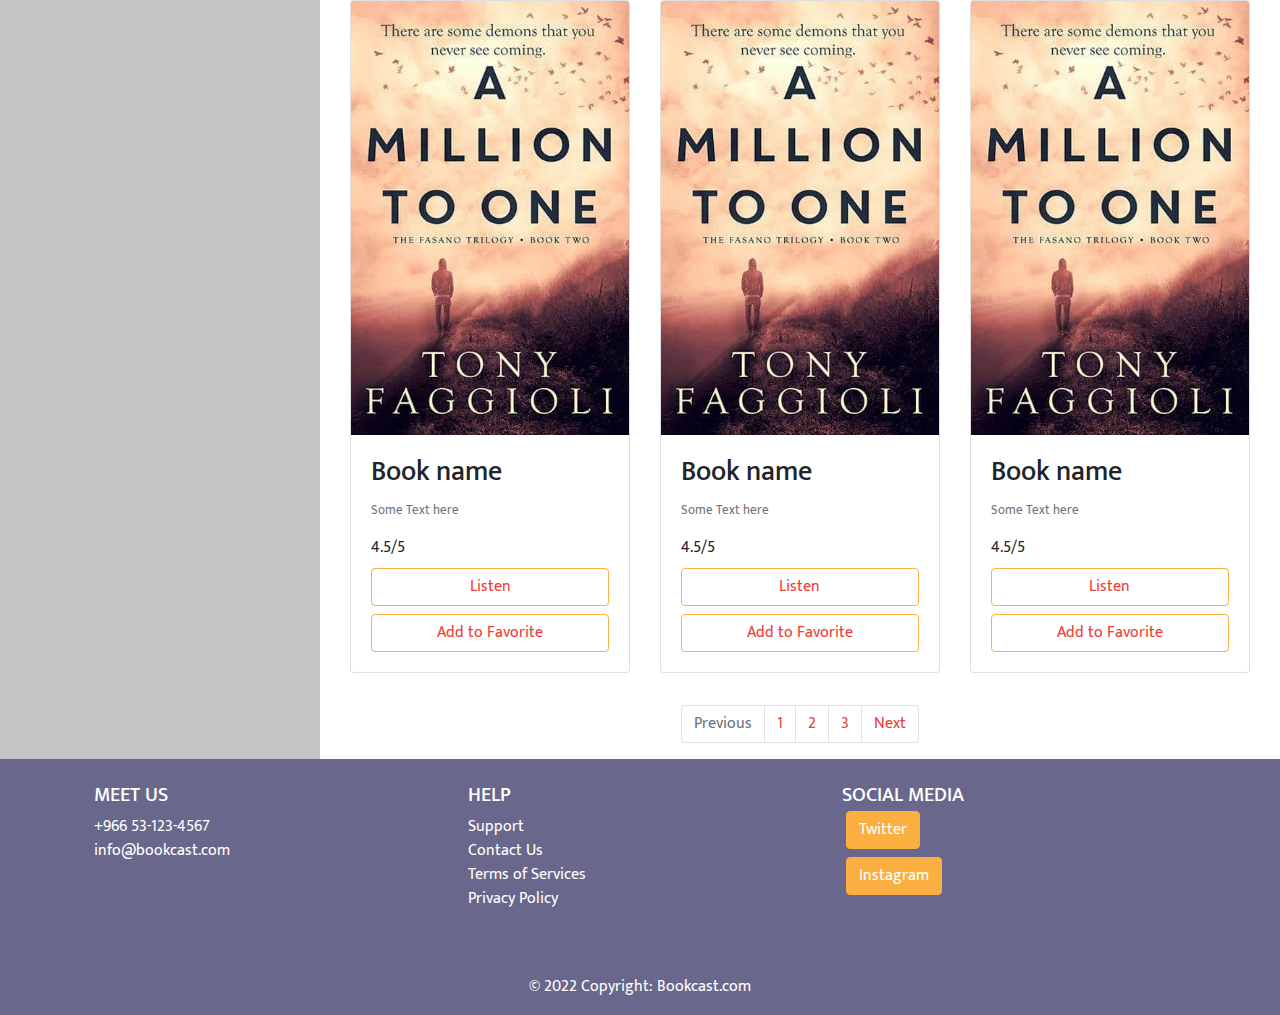
<file: main.html>
<!DOCTYPE html>
<html lang="en" dir="ltr">
  <head>
     <meta charset="utf-8">
    <title>Bookcast</title>
    <link rel="stylesheet" href="css/header.css">
    <link rel="stylesheet" href="css/main.css">
    <!--Google Font CDN-->
    <link rel="preconnect" href="https://fonts.googleapis.com">
    <link rel="preconnect" href="https://fonts.gstatic.com" crossorigin>
    <link href="https://fonts.googleapis.com/css2?family=Hanken+Grotesk:wght@400;700&family=Mukta:wght@400;700&display=swap" rel="stylesheet">
    <!--Bootstap and Fontawesome CDN -->
    <link rel="stylesheet" href="https://cdn.jsdelivr.net/npm/bootstrap@4.0.0/dist/css/bootstrap.min.css" integrity="sha384-Gn5384xqQ1aoWXA+058RXPxPg6fy4IWvTNh0E263XmFcJlSAwiGgFAW/dAiS6JXm" crossorigin="anonymous">
    <script src="https://code.jquery.com/jquery-3.2.1.slim.min.js" integrity="sha384-KJ3o2DKtIkvYIK3UENzmM7KCkRr/rE9/Qpg6aAZGJwFDMVNA/GpGFF93hXpG5KkN" crossorigin="anonymous"></script>
    <script src="https://cdn.jsdelivr.net/npm/popper.js@1.12.9/dist/umd/popper.min.js" integrity="sha384-ApNbgh9B+Y1QKtv3Rn7W3mgPxhU9K/ScQsAP7hUibX39j7fakFPskvXusvfa0b4Q" crossorigin="anonymous"></script>
    <script src="https://cdn.jsdelivr.net/npm/bootstrap@4.0.0/dist/js/bootstrap.min.js" integrity="sha384-JZR6Spejh4U02d8jOt6vLEHfe/JQGiRRSQQxSfFWpi1MquVdAyjUar5+76PVCmYl" crossorigin="anonymous"></script>
    <link rel="stylesheet" href="https://cdnjs.cloudflare.com/ajax/libs/font-awesome/6.2.1/css/all.min.css" integrity="sha512-MV7K8+y+gLIBoVD59lQIYicR65iaqukzvf/nwasF0nqhPay5w/9lJmVM2hMDcnK1OnMGCdVK+iQrJ7lzPJQd1w==" crossorigin="anonymous" referrerpolicy="no-referrer" />
  
  </head>
  <body>
     <!-- Navbar -->
     <nav class="navbar navbar-expand-lg navbar-light">
      <a class="navbar-brand" href="index.html">
        <h1>Bookcast</h1>
      </a>
      <button class="navbar-toggler" type="button" data-toggle="collapse" data-target="#navbarSupportedContent" aria-controls="navbarSupportedContent" aria-expanded="false" aria-label="Toggle navigation">
        <i class="fa fa-bars-staggered"></i>
      </button>
    
      <div class="collapse navbar-collapse" id="navbarSupportedContent">
        <ul class="navbar-nav mx-auto">
          <li class="nav-item">
            <a class="nav-link" href="index.html">Home</a>
          </li>
          <li class="nav-item active">
            <a class="nav-link" href="books.html">Books</a>
          </li>
          <li class="nav-item">
            <a class="nav-link" href="Blog.html">Blog</a>
          </li>
          <li class="nav-item">
            <a class="nav-link" href="contact-us.html">Contact</a>
          </li>
        </ul>
        <div class="user">
          <a href="SignIn.html">
            sign In
            <img src="imgs/icon.svg" alt="user" class="img-rounded" width="40" height="40">
          </a>
        </div>
      </div>
    </nav>

    <div class="content-direction mx-5 my-2">
      <div class="row">
        <div class="col-lg-12">
          <p><a href="index.html">Home</a> <span> > </span> <a href="main.html">Books</a> </p>
        </div>
      </div>
  </div>
    <br>


        <!--THE GENRES SIDE-->

  <div class="container-fluid" id="sidebar">
    <div class="row">
      <div class="col-lg-3 col-md-3 col-sm-12" id="sidebar-left">
        <nav id="column_left" >	
          <h3 class="px-2 py-3">Genres </h3>
          <ul class="list-group px-4 pb-3">
                  <li><a href="">All Genres</a></li>
                  <li><a href="">Art & Photography</a></li>
                  <li><a href="">Biography</a></li>
                  <li><a href="">Children's Books</a></li>
                  <li><a href="">Cookbook. Food & Drinks</a></li>
                  <li><a href="">History</a></li>
                  <li><a href="">Literature & Fiction</a></li>
                  <li><a href="">Mystrey & Suspense</a></li>
                  <li><a href="">Romance</a></li>
                  <li><a href="">Sci-Fi & Fantasy</a></li>
                  <li><a href="">Teen & Young Adult</a></li>
          </ul>
        </nav>
        <h3>Here Goes the Ads. </h3>
      </div>


        <!--THE BOOKS SIDE-->
      <div class="col-lg-9 col-md-9 col-sm-12" id="content">
        <div class="row">
          <div class="col-lg-4">
            <h3 class="font-weight-bold display-5">Sort By</h3>
          </div>
          <div class="col-lg-8">
            <select name="" class="form-select px-2">
              <option value="1" >Recomended</option>
              <option value="2">Newets Books</option>
              <option value="3">By Name (A to Z)</option>
              <option value="4">By Name (Z to A)</option>

            </select>
          </div>
        </div>


        <div class="container">
          <div class="row justify-content-center my-3">
            <div class="col-lg-4 col-md-6 col-sm-8 mb-3">
              <div class="card">
                <img class="card-img-top" src="imgs/book1.jpg" alt="book-cover"  >
                <div class="card-body ">
                  <h3 class="card-title">Book name </h3>
                  <p class="card-text text-muted small">Some Text here </p>
                  <div class="rate">4.5/5</div>
                  <a href="listen.html" class="btn btn-block mt-2"> Listen </a>
                  <a href="" class="btn btn-block"> Add to Favorite </a>
                </div>
              </div>
            </div>
            <div class="col-lg-4 col-md-6 col-sm-8 mb-3">
              <div class="card">
                <img class="card-img-top" src="imgs/book2.jpeg" alt="book-cover"  >
                <div class="card-body ">
                  <h3 class="card-title">Book name </h3>
                  <p class="card-text text-muted small">Some Text here </p>
                  <div class="rate">4.5/5</div>
                  <a href="listen.html" class="btn btn-block mt-2"> Listen </a>
                  <a href="" class="btn btn-block"> Add to Favorite </a>
                </div>
              </div>
            </div>
            <div class="col-lg-4 col-md-6 col-sm-8 mb-3">
              <div class="card">
                <img class="card-img-top" src="imgs/book3.webp" alt="book-cover"  >
                <div class="card-body ">
                  <h3 class="card-title">Book name </h3>
                  <p class="card-text text-muted small">Some Text here </p>
                  <div class="rate">4.5/5</div>
                  <a href="listen.html" class="btn   btn-block mt-2"> Listen </a>
                  <a href="" class="btn btn-block"> Add to Favorite </a>
                </div>
              </div>
            </div>
            <div class="col-lg-4 col-md-6 col-sm-8 mb-3">
              <div class="card">
                <img class="card-img-top" src="imgs/book1.jpg" alt="book-cover"  >
                <div class="card-body">
                  <h3 class="card-title">Book name </h3>
                  <p class="card-text text-muted small">Some Text here </p>
                  <div class="rate">4.5/5</div>
                  <a href="listen.html" class="btn   btn-block mt-2"> Listen </a>
                  <a href="" class="btn btn-block"> Add to Favorite </a>
                </div>
              </div>
            </div>
            <div class="col-lg-4 col-md-6 col-sm-8 mb-3">
              <div class="card">
                <img class="card-img-top" src="imgs/book1.jpg" alt="book-cover"  >
                <div class="card-body">
                  <h3 class="card-title">Book name </h3>
                  <p class="card-text text-muted small">Some Text here </p>
                  <div class="rate">4.5/5</div>
                  <a href="listen.html" class="btn   btn-block mt-2"> Listen </a>
                  <a href="" class="btn btn-block"> Add to Favorite </a>
                </div>
              </div>
            </div>
            <div class="col-lg-4 col-md-6 col-sm-8 mb-3">
              <div class="card">
                <img class="card-img-top" src="imgs/book1.jpg" alt="book-cover"  >
                <div class="card-body">
                  <h3 class="card-title">Book name </h3>
                  <p class="card-text text-muted small">Some Text here </p>
                  <div class="rate">4.5/5</div>
                  <a href="listen.html" class="btn   btn-block mt-2"> Listen </a>
                  <a href="" class="btn btn-block"> Add to Favorite </a>
                </div>
              </div>
            </div>
            <div class="col-lg-4 col-md-6 col-sm-8 mb-3">
              <div class="card">
                <img class="card-img-top" src="imgs/book1.jpg" alt="book-cover"  >
                <div class="card-body">
                  <h3 class="card-title">Book name </h3>
                  <p class="card-text text-muted small">Some Text here </p>
                  <div class="rate">4.5/5</div>
                  <a href="listen.html" class="btn   btn-block mt-2"> Listen </a>
                  <a href="" class="btn btn-block"> Add to Favorite </a>
                </div>
              </div>
            </div>
            <div class="col-lg-4 col-md-6 col-sm-8 mb-3">
              <div class="card">
                <img class="card-img-top" src="imgs/book1.jpg" alt="book-cover">
                <div class="card-body">
                  <h3 class="card-title">Book name </h3>
                  <p class="card-text text-muted small">Some Text here </p>
                  <div class="rate">4.5/5</div>
                  <a href="listen.html" class="btn  btn-block mt-2"> Listen </a>
                  <a href="" class="btn btn-block"> Add to Favorite </a>
                </div>
              </div>
            </div>
            <div class="col-lg-4 col-md-6 col-sm-8 mb-3">
              <div class="card">
                <img class="card-img-top" src="imgs/book1.jpg" alt="book-cover">
                <div class="card-body">
                  <h3 class="card-title">Book name </h3>
                  <p class="card-text text-muted small">Some Text here </p>
                  <div class="rate">4.5/5</div>
                  <a href="listen.html" class="btn  btn-block mt-2"> Listen </a>
                  <a href="" class="btn btn-block"> Add to Favorite </a>
                </div>
              </div>
            </div>
          </div>
        </div>

        <nav aria-label="Page navigation example">
          <ul class="pagination justify-content-center">
            <li class="page-item disabled">
              <a class="page-link" href="#" tabindex="-1">Previous</a>
            </li>
            <li class="page-item"><a class="page-link" href="#">1</a></li>
            <li class="page-item"><a class="page-link" href="#">2</a></li>
            <li class="page-item"><a class="page-link" href="#">3</a></li>
            <li class="page-item">
              <a class="page-link" href="#">Next</a>
            </li>
          </ul>
        </nav>

          
      </div>
    </div>
  </div>





  <section class="">
    <!-- Footer -->
    <footer class="text-white">
      <!-- Grid container -->
      <div class="container p-lg-4">
        <!--Grid row-->
        <div class="row">
          <!--Grid column-->
          <div class="col-lg-4 col-md-4 col-sm-3 mb-4">
            <h5 class="text-uppercase">Meet Us</h5>
            <ul class="list-unstyled mb-0" >
              <li>
                <!--DO A TEST FROM AN ACTUAL PHONE TO SEE IF IT WORK OR SHOULD I TYPE DASHED BETWEEN NUMBERS-->
                <a href="tel:+966531234567" class="text-white">+966 53-123-4567</a>
              </li>
              <li>
                <a href="mailto:info@bookcast.com" class="text-white">info@bookcast.com</a>
              </li>
            </ul>
          </div>
          <!--Grid column-->
  
          <!--Grid column-->
          <div class="col-lg-4 col-md-4 col-sm-3 mb-4" id="links">
            <h5 class="text-uppercase">Help</h5>
            <ul class="list-unstyled mb-0" >
              <li>
                <a href="#!" class="text-white">Support</a>
              </li>
              <li>
                <a href="#!" class="text-white">Contact Us</a>
              </li>
              <li>
                <a href="#!" class="text-white">Terms of Services</a>
              </li>
              <li>
                <a href="#!" class="text-white">Privacy Policy</a>
              </li>
            </ul>
          </div>
          <!--Grid column-->
          
            <!--Grid column-->
            <div class="col-lg-4 col-md-4 col-sm-3 mb-4 ">
              <h5 class="text-uppercase mb-0">Social Media</h5>
              <a class="btn text-white btn-floating m-1 sty" style="background-color: #faaf40;" href="#!" role="button">
                Twitter<i class="fa-brands fa-twitter"></i>
              </a>
              <br>
              <!-- Instagram -->
              <a class="btn text-white btn-floating m-1" style="background-color: #faaf40;" href="#!" role="button">
                Instagram <i class="fa-brands fa-instagram"></i>
              </a>
            </div>
            <!--Grid column-->
          </div>
        <!--Grid row-->
      </div>
      <!-- Grid container -->
  
      <div class="text-center p-3" id="copyright">
        © 2022 Copyright:
        <a class="text-white" href="index.html">Bookcast.com</a>
      </div>
    </footer>
  </section>


  </body>
</html>
</file>
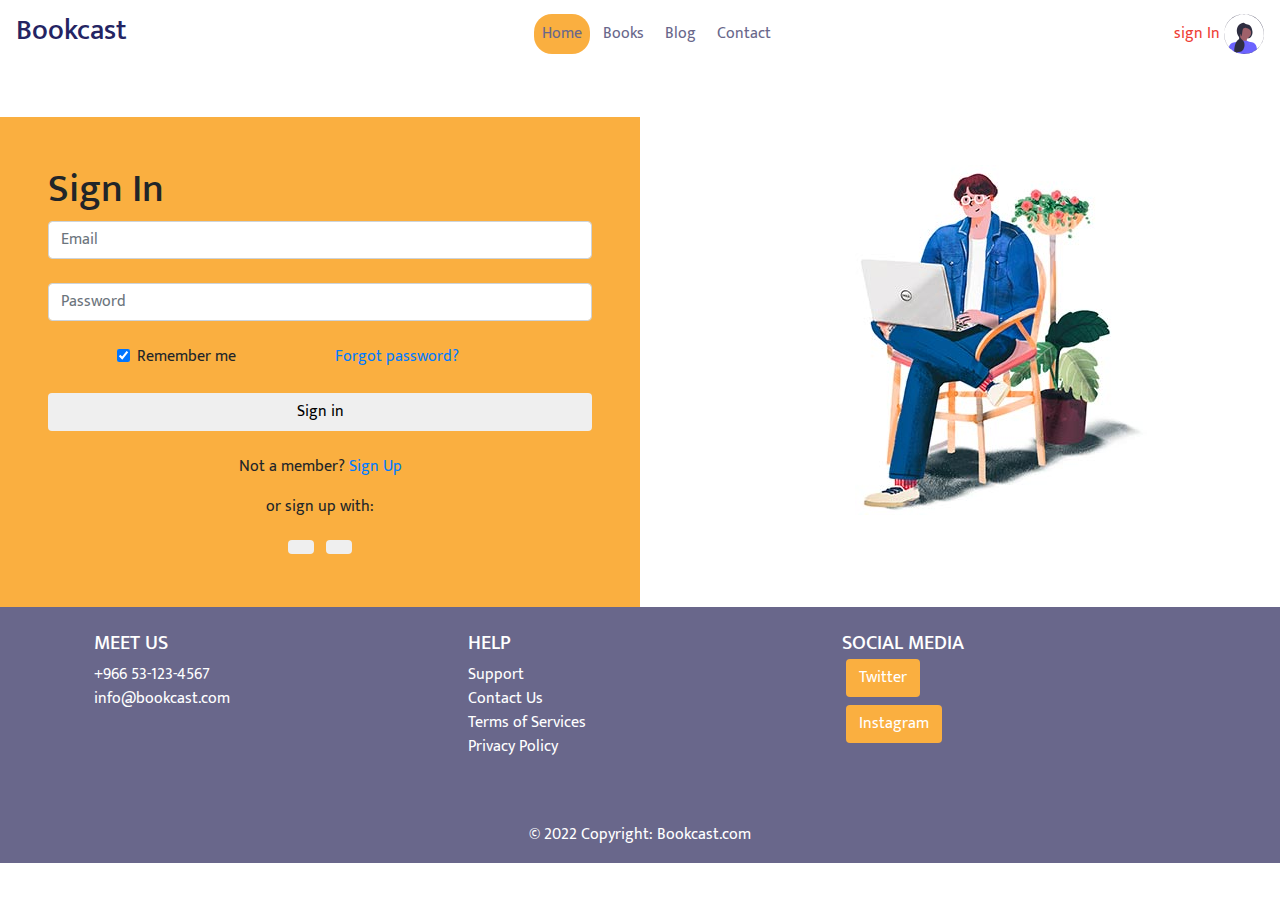
<file: SignIn.html>
<!DOCTYPE html>
<html lang="en" dir="ltr">
  <head>
    <meta name="viewport" content="width=device-width, initial-scale=1">
    <title>Sign In</title>
    <link rel="stylesheet" href="css/header.css">
    <link rel="stylesheet" href="css/sign.css">
    <!--Google Font CDN-->
    <link rel="preconnect" href="https://fonts.googleapis.com">
    <link rel="preconnect" href="https://fonts.gstatic.com" crossorigin>
    <link href="https://fonts.googleapis.com/css2?family=Hanken+Grotesk:wght@400;700&family=Mukta:wght@400;700&display=swap" rel="stylesheet">
    <!--Bootstap and Fontawesome CDN -->
    <link rel="stylesheet" href="https://cdn.jsdelivr.net/npm/bootstrap@4.0.0/dist/css/bootstrap.min.css" integrity="sha384-Gn5384xqQ1aoWXA+058RXPxPg6fy4IWvTNh0E263XmFcJlSAwiGgFAW/dAiS6JXm" crossorigin="anonymous">
    <script src="https://code.jquery.com/jquery-3.2.1.slim.min.js" integrity="sha384-KJ3o2DKtIkvYIK3UENzmM7KCkRr/rE9/Qpg6aAZGJwFDMVNA/GpGFF93hXpG5KkN" crossorigin="anonymous"></script>
    <script src="https://cdn.jsdelivr.net/npm/popper.js@1.12.9/dist/umd/popper.min.js" integrity="sha384-ApNbgh9B+Y1QKtv3Rn7W3mgPxhU9K/ScQsAP7hUibX39j7fakFPskvXusvfa0b4Q" crossorigin="anonymous"></script>
    <script src="https://cdn.jsdelivr.net/npm/bootstrap@4.0.0/dist/js/bootstrap.min.js" integrity="sha384-JZR6Spejh4U02d8jOt6vLEHfe/JQGiRRSQQxSfFWpi1MquVdAyjUar5+76PVCmYl" crossorigin="anonymous"></script>
    <link rel="stylesheet" href="https://cdnjs.cloudflare.com/ajax/libs/font-awesome/6.2.1/css/all.min.css" integrity="sha512-MV7K8+y+gLIBoVD59lQIYicR65iaqukzvf/nwasF0nqhPay5w/9lJmVM2hMDcnK1OnMGCdVK+iQrJ7lzPJQd1w==" crossorigin="anonymous" referrerpolicy="no-referrer" />
  
  </head>
  <body>
      <!-- Navbar -->
      <nav class="navbar navbar-expand-lg navbar-light">
        <a class="navbar-brand" href="index.html">
          <h1>Bookcast</h1>
        </a>
        <button class="navbar-toggler" type="button" data-toggle="collapse" data-target="#navbarSupportedContent" aria-controls="navbarSupportedContent" aria-expanded="false" aria-label="Toggle navigation">
          <i class="fa fa-bars-staggered"></i>
        </button>
      
        <div class="collapse navbar-collapse" id="navbarSupportedContent">
          <ul class="navbar-nav mx-auto">
            <li class="nav-item active">
              <a class="nav-link" href="index.html">Home</a>
            </li>
            <li class="nav-item">
              <a class="nav-link" href="main.html">Books</a>
            </li>
            <li class="nav-item">
              <a class="nav-link" href="Blog.html">Blog</a>
            </li>
            <li class="nav-item">
              <a class="nav-link" href="contact-us.html">Contact</a>
            </li>
          </ul>
          <div class="user">
            <a href="">
              sign In
              <img src="imgs/icon.svg" alt="user" class="img-rounded" width="40" height="40">
            </a>
          </div>
        </div>
      </nav>


      <div class="container-fluid mt-5">
        <div class="row">
          <div class="col-lg-6 p-5" id="right">
            <h1>Sign In</h1>
            <form>
              <!-- Email input -->
              <div class="form-outline mb-4">
                <input type="email" id="email" name= "email" class="form-control" placeholder="Email"/>
              </div>        
              <!-- Password input -->
              <div class="form-outline mb-4">
                <input type="password" id="password" name= "password" class="form-control" placeholder="Password"/>
              </div>

              <!-- 2 column grid layout for inline styling -->
              <div class="row mb-4">
                <div class="col d-flex justify-content-center">
                  <!-- Checkbox -->
                  <div class="form-check">
                    <input class="form-check-input" type="checkbox" value="" id="remember" checked />
                    <label class="form-check-label" for="form2Example31"> Remember me </label>
                  </div>
                </div>
                <div class="col">
                  <!-- Simple link -->
                  <a href="#!">Forgot password?</a>
                </div>
              </div>
            
              <!-- Submit button -->
              <button type="button" class="btn btn-block mb-4">Sign in</button>
            
              <!-- Register buttons -->
              <div class="text-center">
                <p>Not a member? <a href="signUp.html">Sign Up</a></p>
                <p>or sign up with:</p>
                <button type="button" class="btn mx-1">
                  <i class="fab fa-facebook-f"></i>
                </button>
            
                <button type="button" class="btn mx-1">
                  <i class="fab fa-google"></i>
                </button>
              </div>
            </form>
          </div>
          <div class="col-lg-6 mt-5" id="left">
            <img src="imgs/signin-image.jpg" alt="">
          </div>
        </div>
      </div>




    <section class="">
      <!-- Footer -->
      <footer class="text-white">
        <!-- Grid container -->
        <div class="container p-lg-4">
          <!--Grid row-->
          <div class="row">
            <!--Grid column-->
            <div class="col-lg-4 col-md-4 col-sm-3 mb-4">
              <h5 class="text-uppercase">Meet Us</h5>
              <ul class="list-unstyled mb-0" >
                <li>
                  <!--DO A TEST FROM AN ACTUAL PHONE TO SEE IF IT WORK OR SHOULD I TYPE DASHED BETWEEN NUMBERS-->
                  <a href="tel:+966531234567" class="text-white">+966 53-123-4567</a>
                </li>
                <li>
                  <a href="mailto:info@bookcast.com" class="text-white">info@bookcast.com</a>
                </li>
              </ul>
            </div>
            <!--Grid column-->
    
            <!--Grid column-->
            <div class="col-lg-4 col-md-4 col-sm-3 mb-4" id="links">
              <h5 class="text-uppercase">Help</h5>
              <ul class="list-unstyled mb-0" >
                <li>
                  <a href="#!" class="text-white">Support</a>
                </li>
                <li>
                  <a href="#!" class="text-white">Contact Us</a>
                </li>
                <li>
                  <a href="#!" class="text-white">Terms of Services</a>
                </li>
                <li>
                  <a href="#!" class="text-white">Privacy Policy</a>
                </li>
              </ul>
            </div>
            <!--Grid column-->
            
              <!--Grid column-->
              <div class="col-lg-4 col-md-4 col-sm-3 mb-4 ">
                <h5 class="text-uppercase mb-0">Social Media</h5>
                <a class="btn text-white btn-floating m-1 sty" style="background-color: #faaf40;" href="#!" role="button">
                  Twitter<i class="fa-brands fa-twitter"></i>
                </a>
                <br>
                <!-- Instagram -->
                <a class="btn text-white btn-floating m-1" style="background-color: #faaf40;" href="#!" role="button">
                  Instagram <i class="fa-brands fa-instagram"></i>
                </a>
              </div>
              <!--Grid column-->
            </div>
          <!--Grid row-->
        </div>
        <!-- Grid container -->
    
        <div class="text-center p-3" id="copyright">
          © 2022 Copyright:
          <a class="text-white" href="index.html">Bookcast.com</a>
        </div>
      </footer>
    </section>

  </body>
</html>
</file>
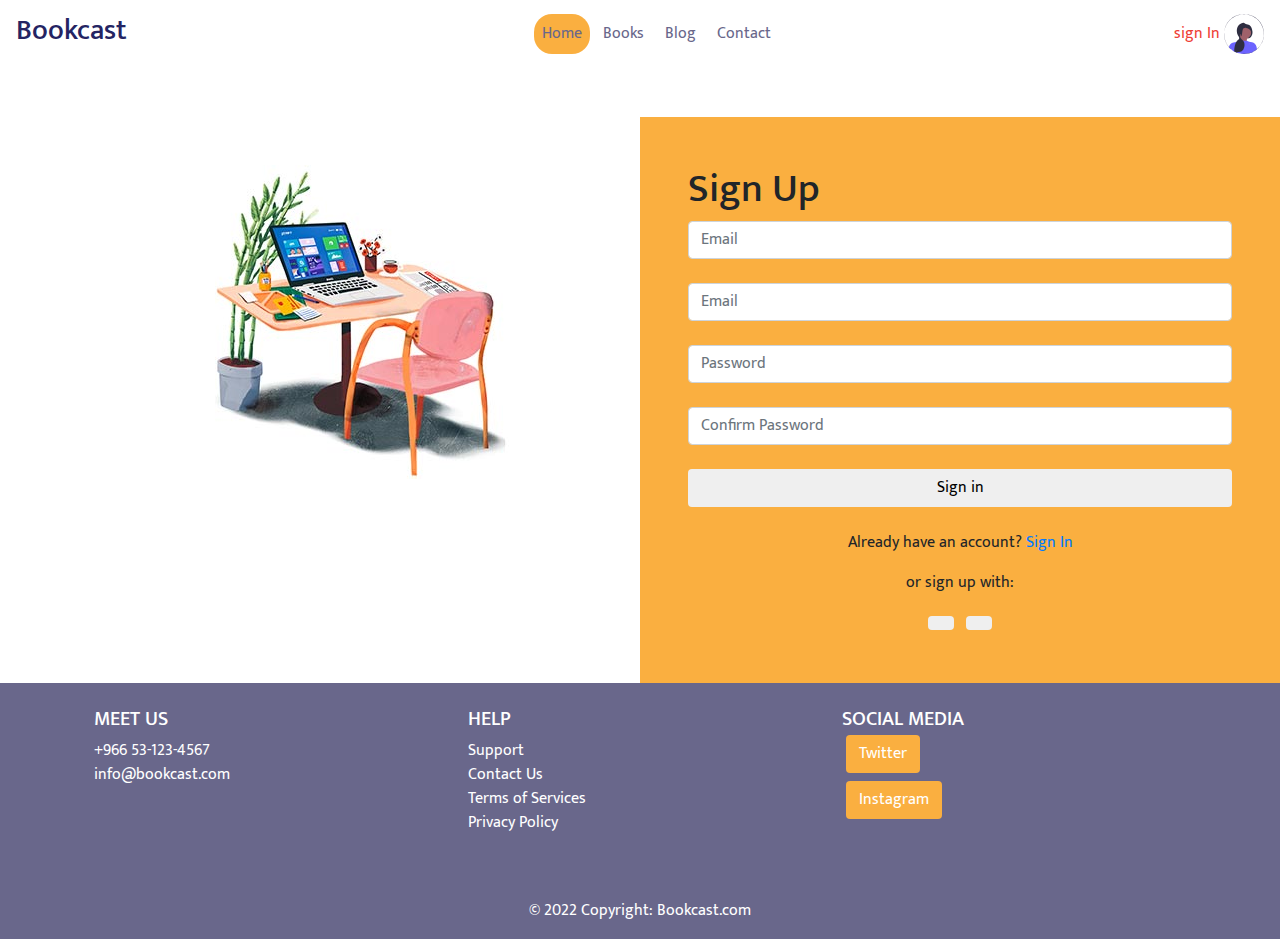
<file: signUp.html>
<!DOCTYPE html>
<html lang="en" dir="ltr">
  <head>
    <meta name="viewport" content="width=device-width, initial-scale=1">
    <title>Sign Up</title>
    <link rel="stylesheet" href="css/header.css">
    <link rel="stylesheet" href="css/sign.css">
    <!--Google Font CDN-->
    <link rel="preconnect" href="https://fonts.googleapis.com">
    <link rel="preconnect" href="https://fonts.gstatic.com" crossorigin>
    <link href="https://fonts.googleapis.com/css2?family=Hanken+Grotesk:wght@400;700&family=Mukta:wght@400;700&display=swap" rel="stylesheet">
    <!--Bootstap and Fontawesome CDN -->
    <link rel="stylesheet" href="https://cdn.jsdelivr.net/npm/bootstrap@4.0.0/dist/css/bootstrap.min.css" integrity="sha384-Gn5384xqQ1aoWXA+058RXPxPg6fy4IWvTNh0E263XmFcJlSAwiGgFAW/dAiS6JXm" crossorigin="anonymous">
    <script src="https://code.jquery.com/jquery-3.2.1.slim.min.js" integrity="sha384-KJ3o2DKtIkvYIK3UENzmM7KCkRr/rE9/Qpg6aAZGJwFDMVNA/GpGFF93hXpG5KkN" crossorigin="anonymous"></script>
    <script src="https://cdn.jsdelivr.net/npm/popper.js@1.12.9/dist/umd/popper.min.js" integrity="sha384-ApNbgh9B+Y1QKtv3Rn7W3mgPxhU9K/ScQsAP7hUibX39j7fakFPskvXusvfa0b4Q" crossorigin="anonymous"></script>
    <script src="https://cdn.jsdelivr.net/npm/bootstrap@4.0.0/dist/js/bootstrap.min.js" integrity="sha384-JZR6Spejh4U02d8jOt6vLEHfe/JQGiRRSQQxSfFWpi1MquVdAyjUar5+76PVCmYl" crossorigin="anonymous"></script>
    <link rel="stylesheet" href="https://cdnjs.cloudflare.com/ajax/libs/font-awesome/6.2.1/css/all.min.css" integrity="sha512-MV7K8+y+gLIBoVD59lQIYicR65iaqukzvf/nwasF0nqhPay5w/9lJmVM2hMDcnK1OnMGCdVK+iQrJ7lzPJQd1w==" crossorigin="anonymous" referrerpolicy="no-referrer" />
  
  </head>
  <body>
      <!-- Navbar -->
      <nav class="navbar navbar-expand-lg navbar-light">
        <a class="navbar-brand" href="index.html">
          <h1>Bookcast</h1>
        </a>
        <button class="navbar-toggler" type="button" data-toggle="collapse" data-target="#navbarSupportedContent" aria-controls="navbarSupportedContent" aria-expanded="false" aria-label="Toggle navigation">
          <i class="fa fa-bars-staggered"></i>
        </button>
      
        <div class="collapse navbar-collapse" id="navbarSupportedContent">
          <ul class="navbar-nav mx-auto">
            <li class="nav-item active">
              <a class="nav-link" href="index.html">Home</a>
            </li>
            <li class="nav-item">
              <a class="nav-link" href="main.html">Books</a>
            </li>
            <li class="nav-item">
              <a class="nav-link" href="Blog.html">Blog</a>
            </li>
            <li class="nav-item">
              <a class="nav-link" href="contact-us.html">Contact</a>
            </li>
          </ul>
          <div class="user">
            <a href="SignIn.html">
              sign In
              <img src="imgs/icon.svg" alt="user" class="img-rounded" width="40" height="40">
            </a>
          </div>
        </div>
      </nav>


      <div class="container-fluid mt-5">
        <div class="row">
            <div class="col-lg-6 mt-5" id="left">
                <img src="imgs/signup-image.jpg" alt="">
              </div>
          <div class="col-lg-6 p-5" id="right">
            <h1>Sign Up</h1>
            <form>
              <div class="form-outline mb-4">
                <input type="text" id="username" name= "username" class="form-control" placeholder="Email"/>
              </div>   
              <!-- Email input -->
              <div class="form-outline mb-4">
                <input type="email" id="email" name= "email" class="form-control" placeholder="Email"/>
              </div>        
              <!-- Password input -->
              <div class="form-outline mb-4">
                <input type="password" id="password" name= "password" class="form-control" placeholder="Password"/>
              </div>
              <div class="form-outline mb-4">
                <input type="password" id="password" name= "password" class="form-control" placeholder="Confirm Password"/>
              </div>
            
              <!-- Submit button -->
              <button type="button" class="btn btn-block mb-4">Sign in</button>
            
              <!-- Register buttons -->
              <div class="text-center">
                <p>Already have an account? <a href="signIn.html">Sign In</a></p>
                <p>or sign up with:</p>
                <button type="button" class="btn mx-1">
                  <i class="fab fa-facebook-f"></i>
                </button>
            
                <button type="button" class="btn mx-1">
                  <i class="fab fa-google"></i>
                </button>
              </div>
            </form>
          </div>
        </div>
      </div>




    <section class="">
      <!-- Footer -->
      <footer class="text-white">
        <!-- Grid container -->
        <div class="container p-lg-4">
          <!--Grid row-->
          <div class="row">
            <!--Grid column-->
            <div class="col-lg-4 col-md-4 col-sm-3 mb-4">
              <h5 class="text-uppercase">Meet Us</h5>
              <ul class="list-unstyled mb-0" >
                <li>
                  <!--DO A TEST FROM AN ACTUAL PHONE TO SEE IF IT WORK OR SHOULD I TYPE DASHED BETWEEN NUMBERS-->
                  <a href="tel:+966531234567" class="text-white">+966 53-123-4567</a>
                </li>
                <li>
                  <a href="mailto:info@bookcast.com" class="text-white">info@bookcast.com</a>
                </li>
              </ul>
            </div>
            <!--Grid column-->
    
            <!--Grid column-->
            <div class="col-lg-4 col-md-4 col-sm-3 mb-4" id="links">
              <h5 class="text-uppercase">Help</h5>
              <ul class="list-unstyled mb-0" >
                <li>
                  <a href="#!" class="text-white">Support</a>
                </li>
                <li>
                  <a href="#!" class="text-white">Contact Us</a>
                </li>
                <li>
                  <a href="#!" class="text-white">Terms of Services</a>
                </li>
                <li>
                  <a href="#!" class="text-white">Privacy Policy</a>
                </li>
              </ul>
            </div>
            <!--Grid column-->
            
              <!--Grid column-->
              <div class="col-lg-4 col-md-4 col-sm-3 mb-4 ">
                <h5 class="text-uppercase mb-0">Social Media</h5>
                <a class="btn text-white btn-floating m-1 sty" style="background-color: #faaf40;" href="#!" role="button">
                  Twitter<i class="fa-brands fa-twitter"></i>
                </a>
                <br>
                <!-- Instagram -->
                <a class="btn text-white btn-floating m-1" style="background-color: #faaf40;" href="#!" role="button">
                  Instagram <i class="fa-brands fa-instagram"></i>
                </a>
              </div>
              <!--Grid column-->
            </div>
          <!--Grid row-->
        </div>
        <!-- Grid container -->
    
        <div class="text-center p-3" id="copyright">
          © 2022 Copyright:
          <a class="text-white" href="index.html">Bookcast.com</a>
        </div>
      </footer>
    </section>

  </body>
</html>
</file>
<file: css/header.css>
@import url('https://fonts.googleapis.com/css2?family=Hanken+Grotesk:wght@400;700&family=Mukta:wght@400;700&display=swap');


:root{
  --heading-color:#242463 ; /*For Headings*/
  --background-color: #faaf40; /*For backgrounds*/
  --text-color: #ee4036; /*For texts*/
  --extra-color:#69678b ; /*Extra*/
  --white: #FFFFFF; 
 }

*{
    font-family: 'Hanken Grotesk', sans-serif;
    font-family: 'Mukta', sans-serif;
}

body{
  background-color: var(--white) !important;
  display: flex;
  flex-direction: column;
  width: 100%;
  height: 100%;
}

.navbar-toggler i{
  color:var(--background-color);
  font-size: 1.2rem;
  border: none;
  }

.navbar-brand h1{
  font-size: 1.8rem;
  color:var(--heading-color);
}

#navbarSupportedContent li a{
  line-height: 1.5em;
  color: #0000;
  text-shadow: 0 0 var(--extra-color), 0 2em var(--text-color);
  overflow: hidden;
  transition: .3s;
  margin-right:5px;
}
#navbarSupportedContent li a:hover{
  text-decoration: none;
  text-shadow: 0 -2em var(--extra-color), 0 0 var(--text-color);
}

.user a{
color: var(--text-color);
}
.user a:hover{
  color: var(--text-color);
}
#navbarSupportedContent .active a {
 background-color: var(--background-color);
 border-radius: 18px;
}

.content-direction{
  font-size: 12px;
}

.content-direction a{
  text-decoration: none;
  color:var(--extra-color); 
}
.content-direction a:hover{
  text-decoration: none;
  color:var(--text-color); 
}
.content-direction span{
  color:var(--heading-color); 
}

footer{ 
  position:sticky;
  left: 0;
  bottom: 0;
  width: 100%;
  background-color: var(--extra-color);
}

@media only screen and (min-width:820px) {
  .content-direction{
   font-size: 20px; 
  }
}
</file>
<file: css/article.css>
:root{
    --heading-color:#242463 ; /*For Headings*/
    --background-color: #faaf40; /*For backgrounds*/
    --text-color: #ee4036; /*For texts*/
    --extra-color:#69678b ; /*Extra*/
    --white: #FFFFFF; 
   }
.content a{
    text-decoration: none;
    color:var(--extra-color); 
}
.content span{
    color:var(--text-color); 
}
.title{
    color: var(--heading-color);
    font-weight:bold;
    font-size: 65px;
}
.article-content{
    text-align: center;
}


.btn {
    color: var(--text-color);
    border-color: var(--background-color) !important;
  }
  
  .btn:hover {
    color: var(--text-color);
  background-color: var(--background-color);
  }
  
.card-comment, textarea{
    margin-top: auto;
    border: 0.5px solid var(--heading-color) !important;
  }
</file>
<file: css/blog.css>
:root{
    --heading-color:#242463 ; /*For Headings*/
    --background-color: #faaf40; /*For backgrounds*/
    --text-color: #ee4036; /*For texts*/
    --extra-color:#69678b ; /*Extra*/
    --white: #FFFFFF; 
   }

   
#header{
    text-align: center;
    color: var(--heading-color);
    margin-bottom: 15px;
}


.btn {
    color: var(--text-color);
    border-color: var(--background-color) !important;
  }
  
  .btn:hover {
    color: var(--text-color);
    background-color: var(--background-color);
  }
  
@media only screen and (min-width:820px) {
    .column_card{
        column-count: 5;
    }
  }
</file>
<file: css/contact.css>
:root{
    --heading-color:#242463 ; /*For Headings*/
    --background-color: #faaf40; /*For backgrounds*/
    --text-color: #ee4036; /*For texts*/
    --extra-color:#69678b ; /*Extra*/
    --white: #FFFFFF; 
   }

   
   .contact{
    margin-top: 60px;
    margin-bottom: 60px;
   }
   h1{
    color: var(--heading-color)
   }
   #form-row{
    width: 50%;
   }
   .input-group{
    align-items: center;
   }
   textarea{
    height: 150px;
   }

   .btn{
    background-color: var(--background-color);
   }
</file>
<file: css/dashboard.css>
:root{
  --heading-color:#242463 ; /*For Headings*/
  --background-color: #faaf40; /*For backgrounds*/
  --text-color: #ee4036; /*For texts*/
  --extra-color:#69678b ; /*Extra*/
  --white: #FFFFFF; 
 }
p {
    font-size: 1.1em;
    font-weight: 300;
    line-height: 1.7em;
}

a, a:hover{
    text-decoration: none;
    transition: all 0.3s;
}

.navbar {
    padding: 8px 5px;
    background: var(--white);
    border: none;
    border-radius: 0;
    margin-bottom: 40px;
}


.line {
    width: 100%;
    height: 1px;
    border-bottom: 1px dashed var(--extra-color);
    margin: 40px 0;
}

/* ---------------------------------------------------
    SIDEBAR STYLE
----------------------------------------------------- */

.wrapper {
    display: flex;
    width: 100%;
    align-items: stretch;
}

#sidebar {
    min-width: 250px;
    max-width: 250px;
    background: var(--background-color);
    color: #fff;
    transition: all 0.3s;
}

#sidebar.active {
    margin-left: -250px;
}

#sidebar .sidebar-header {
    padding: 20px;
    background: var(--extra-color);
}

#sidebar ul.components {
    padding: 20px 0;
    border-bottom: 1px solid var(--extra-color);
}

#sidebar ul li a {
    padding: 10px;
    font-size: 1.1em;
    display: block;
}

#sidebar ul li a:hover {
    color: var(--text-color);
    background: var(--white);
}

#sidebar ul li.active>a,
a{
    color: #fff;
    background: #6d7fcc;
}

a[data-toggle="collapse"] {
    position: relative;
}

.dropdown-toggle::after {
    display: block;
    position: absolute;
    top: 50%;
    right: 20px;
    transform: translateY(-50%);
}

ul ul a {
    font-size: 0.9em !important;
    padding-left: 30px !important;
    background: #6d7fcc;
}

a.download {
    background: #fff;
    color: #7386D5;
}

a.article,
a.article:hover {
    background: #6d7fcc !important;
    color: #fff !important;
}

/* ---------------------------------------------------
    CONTENT STYLE
----------------------------------------------------- */

#content {
    width: 100%;
    padding: 20px;
    min-height: 100vh;
    transition: all 0.3s;
}

/* ---------------------------------------------------
    MEDIAQUERIES
----------------------------------------------------- */

@media (max-width: 768px) {
    #sidebar {
        margin-left: -250px;
    }
    #sidebar.active {
        margin-left: 0;
    }
    #sidebarCollapse span {
        display: none;
    }
}
</file>
<file: css/main.css>
:root{
  --heading-color:#242463 ; /*For Headings*/
  --background-color: #faaf40; /*For backgrounds*/
  --text-color: #ee4036; /*For texts*/
  --extra-color:#69678b ; /*Extra*/
  --white: #FFFFFF; 
 }

 #sidebar{
  display:flexbox;
 }

 #sidebar-left {  
  border-top-right-radius: 10px;
  border-top-left-radius: 10px;
	background-color: #C4C4C4;
}

ul{
  list-style: none;
}
.list-group  li{
  padding: 5px;
}

.list-group > li > a {
	color: var(--text-color);
}

.list-group > li > a:hover {
  text-decoration: none;
  padding: 4px;
  border:1px solid var(--extra-color);
  border-radius: 5px;
  background-color: var(--extra-color);
}

select {
  background-color: var(--background-color);
  border: var(--background-color);
  border-radius: 5px;
  width: 28%;
  float: right;
  cursor: inherit;
  z-index: 1;
  }

.btn {
  color: var(--text-color);
  border-color: var(--background-color) !important;
}

.btn:hover {
  color: var(--text-color);
background-color: var(--background-color);
}

.pagination .page-link{
  color: var(--text-color);
}
</file>
<file: css/sign.css>
:root{
    --heading-color:#242463 ; /*For Headings*/
    --background-color: #faaf40; /*For backgrounds*/
    --text-color: #ee4036; /*For texts*/
    --extra-color:#69678b ; /*Extra*/
    --white: #FFFFFF; 
   }
  

#right{
    float: right;
    background-color:var(--background-color);
}

#left img{
    margin-left: 200px;
}

@media only screen and (max-width: 1024px) {
  #right{
    margin: 5px;
    border-radius: 15px;
  }
    #left img{
      display: none;
    }  
  }
</file>
